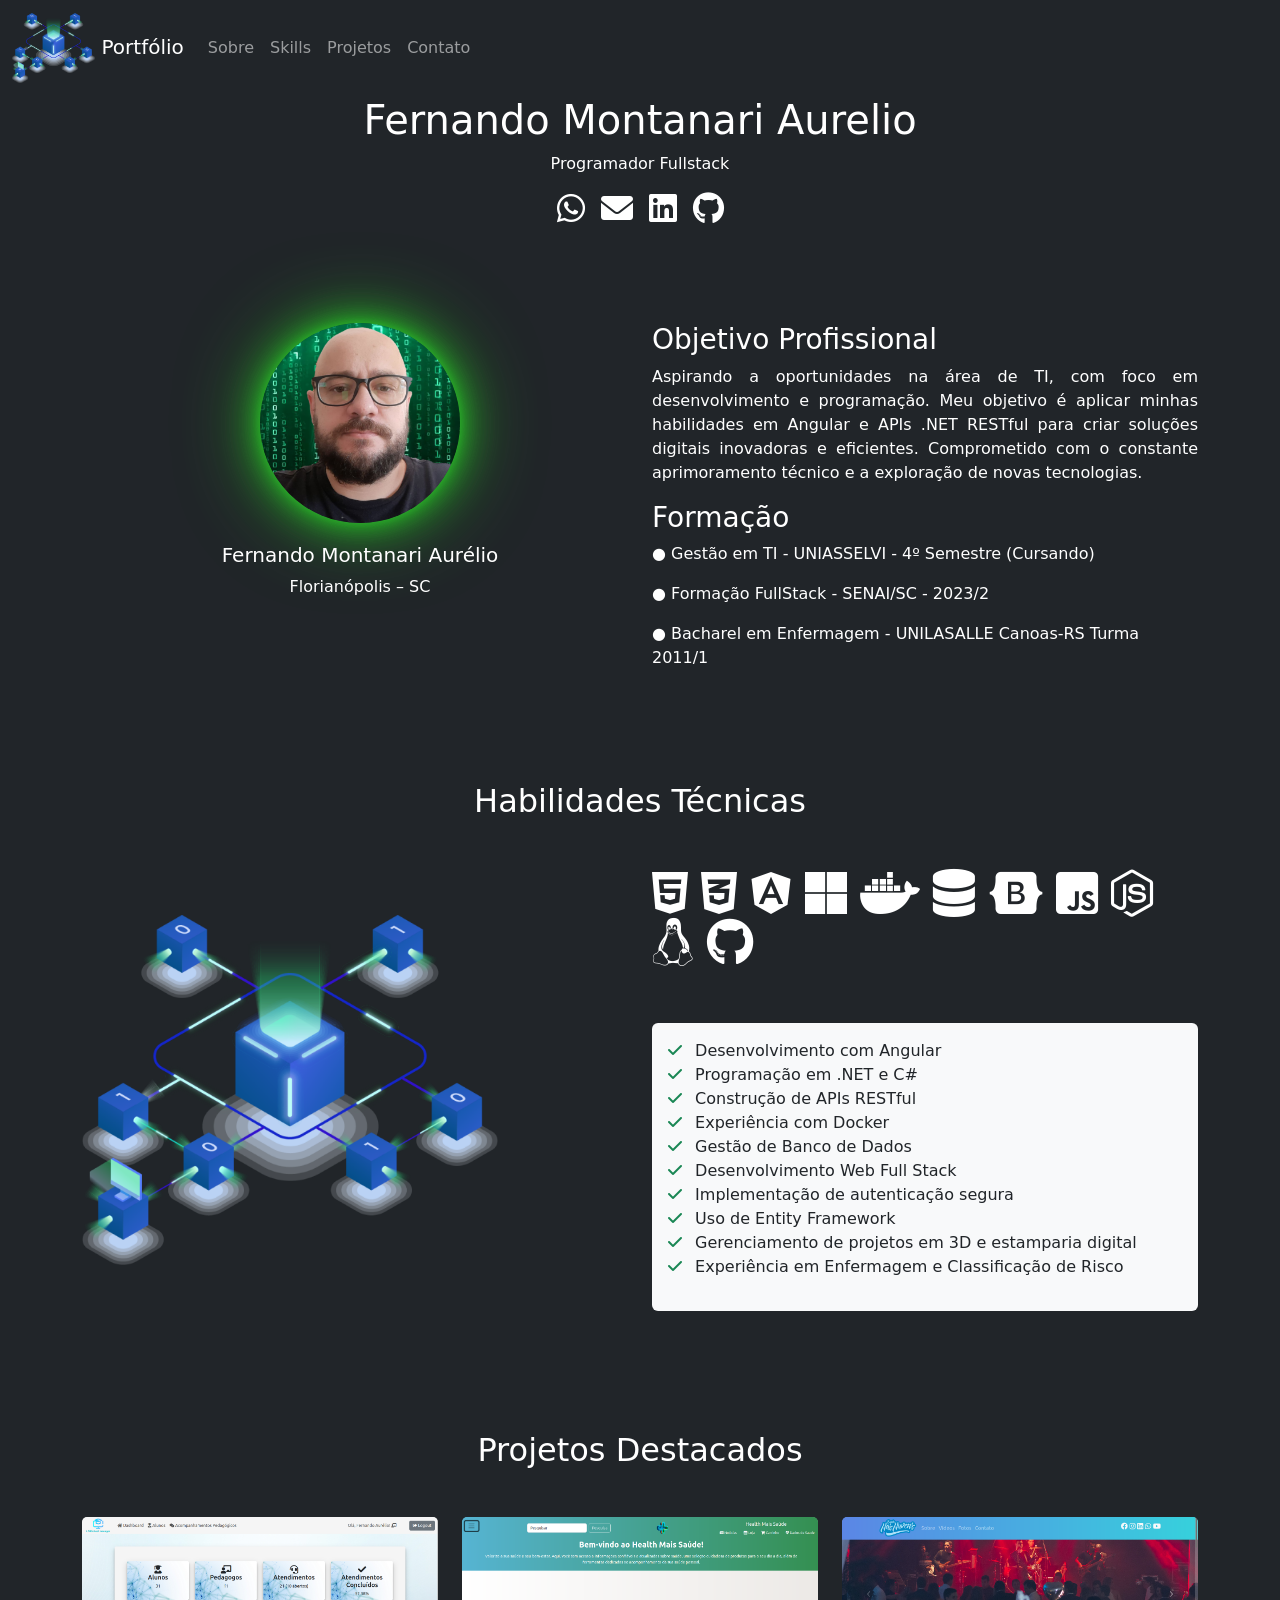
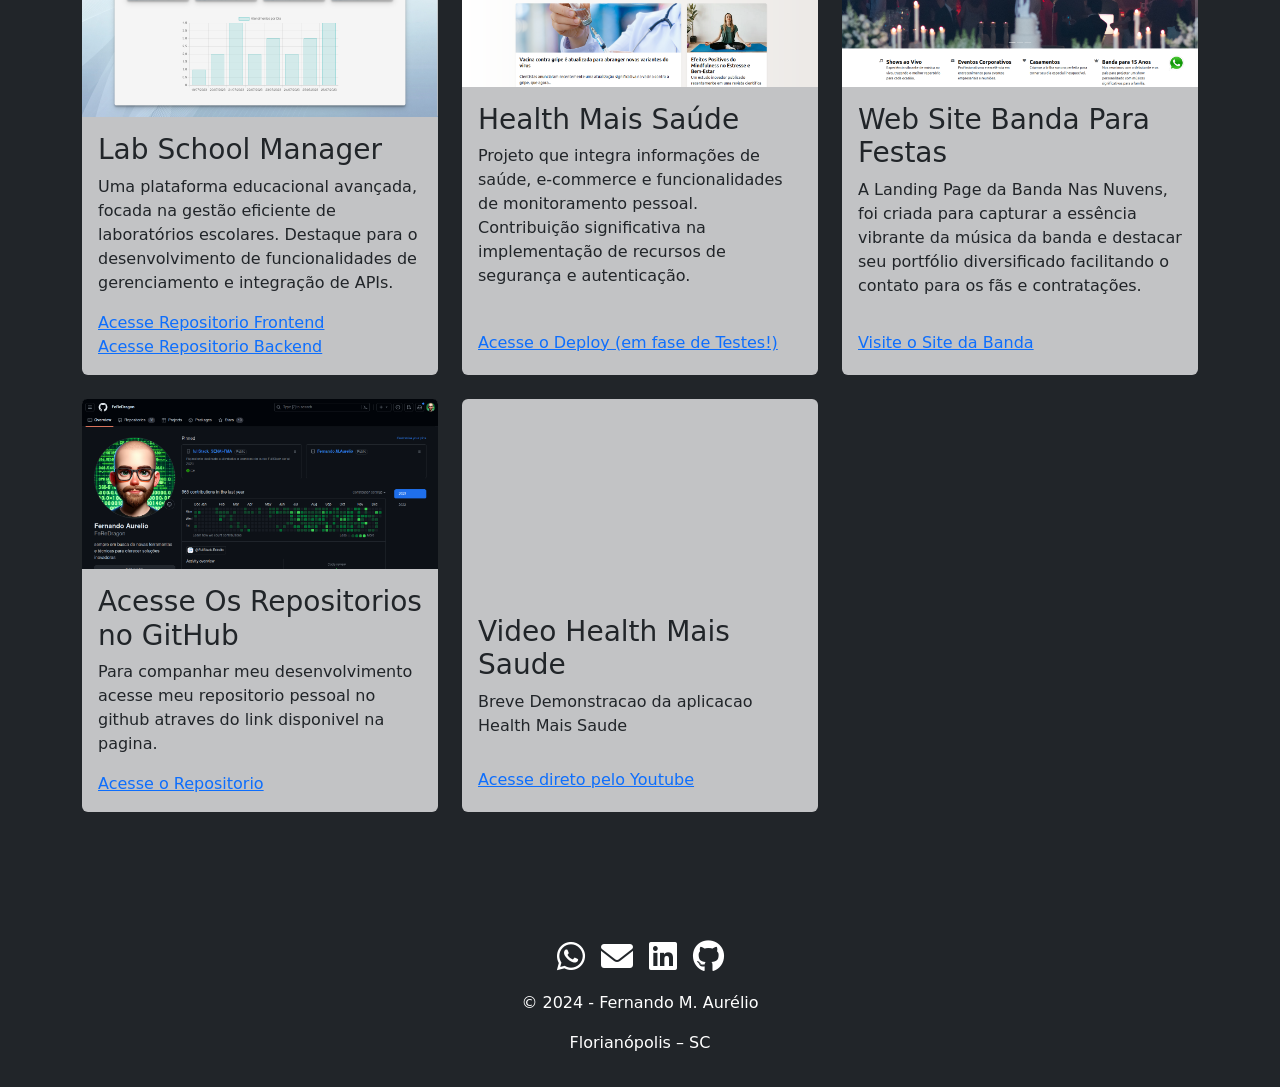
<file: Index.html>
<!DOCTYPE html>
<html lang="pt-br">
<head>
    <meta charset="UTF-8">
    <meta name="viewport" content="width=device-width, initial-scale=1.0">
    <title>Portfólio Fullstack</title>
    <link rel="icon" href="/img//favicon.ico" type="image/x-icon">
    <link href="https://cdnjs.cloudflare.com/ajax/libs/font-awesome/6.0.0-beta3/css/all.min.css" rel="stylesheet">
    <link href="https://cdn.jsdelivr.net/npm/bootstrap@5.3.2/dist/css/bootstrap.min.css" rel="stylesheet" integrity="sha384-T3c6CoIi6uLrA9TneNEoa7RxnatzjcDSCmG1MXxSR1GAsXEV/Dwwykc2MPK8M2HN" crossorigin="anonymous">
    <style>
        body { background-color: #121212; color: white; }
        a { color: #0d6efd; }
        a:hover { color: #0b5ed7; }
        .bg-dark { background-color: #121212; }
        .neon-effect2 {
    box-shadow: 0 0 2px #fff, /* Sombra interna mais próxima, branca */
                0 0 4px #f2f2f2, /* Sombra interna média, cinza muito claro */
                0 0 8px #f2f2f2, /* Sombra média externa, cinza claro */
                0 0 12px #f2f2f2, /* Sombra externa, cinza médio */
                0 0 20px #f2f2f2; /* Sombra externa mais distante, cinza escuro */
    border-radius: 5px; /* Arredondamento das bordas */
}

.neon-effect {
    box-shadow: 0 0 5px #29a329, /* Innermost shadow */
                0 0 10px #29a329, /* Inner middle shadow */
                0 0 20px #29a329, /* Outer middle shadow */
                0 0 40px #29a329, /* Outer shadow */
                0 0 80px #29a329; /* Outermost shadow */
    border-radius: 50%; /* Mantém o efeito circular para uma imagem redonda */
}


        
    </style>
</head>
<main class="bg-dark text-white">
    <nav class="navbar navbar-expand-lg navbar-dark bg-dark">
        <div class="container-fluid">
            <!-- Substitua 'path-to-logo.png' pelo caminho do seu arquivo de logotipo -->
            <a class="navbar-brand" href="#">
                <img src="/img/77-778898_technology-neonblue-blue-neon-glow-design-tech-png.png" alt="Logotipo" style="height: 70px;">
            Portfólio</a>
            <div class="collapse navbar-collapse">
                <ul class="navbar-nav me-auto mb-lg-0">
                    <li class="nav-item"><a class="nav-link" href="#about">Sobre</a></li>
                    <li class="nav-item"><a class="nav-link" href="#skills">Skills</a></li>
                    <li class="nav-item"><a class="nav-link" href="#projects">Projetos</a></li>
                    <li class="nav-item"><a class="nav-link" href="#contact">Contato</a></li>
                </ul>
            </div>
        </div>
    </nav>
    <header class="text-center">
        <h1>Fernando Montanari Aurelio</h1>
        <p>Programador Fullstack</p>
        <div class="d-flex justify-content-center mt-2">
            <a href="https://wa.me/5548991715395" target="_blank" class="text-white mx-2 text-decoration-none">
                <i class="fab fa-whatsapp fa-2x"></i>
            </a>
            <a href="mailto:f3030ma@gmail.com" target="_blank" class="text-white mx-2 text-decoration-none">
                <i class="fas fa-envelope fa-2x"></i>
            </a>
            <a href="https://www.linkedin.com/in/fernando-montanari-aurélio-a12235254" target="_blank" class="text-white mx-2 text-decoration-none">
                <i class="fab fa-linkedin fa-2x"></i>
            </a>
            <a href="https://github.com/FeReDragon" target="_blank" class="text-white mx-2 text-decoration-none">
                <i class="fab fa-github fa-2x"></i>
            </a>
        </div>
    </header>
     <br><br><br>
    <section id="about" class="p-4 bg-dark ">
        <div class="container">
            <div class="row">
                <div class="col-lg-6">
                    <div style="text-align: center; padding-left: 10px;">
                        <img src="/img/fotoperfil.png" class="img-fluid rounded-circle neon-effect" style="max-width: 200px; max-height: 200px; width: 100%; height: auto; object-fit: cover; margin-bottom: 20px;" alt="Fernando Montanari Aurélio">
                        <h5>Fernando Montanari Aurélio</h5>
                        <p>Florianópolis – SC</p>
                    </div>
                </div>
                
                <div class="col-lg-6">
                    <h3>Objetivo Profissional</h3>
                    <p style="text-align: justify; hyphens: auto;">
                        Aspirando a oportunidades na área de TI, com foco em desenvolvimento e programação. Meu objetivo é aplicar minhas habilidades em Angular e APIs .NET RESTful para criar soluções digitais inovadoras e eficientes. Comprometido com o constante aprimoramento técnico e a exploração de novas tecnologias.
                    </p>
                    <h3>Formação</h3>
                    <p>● Gestão em TI - UNIASSELVI - 4º Semestre (Cursando)</p>
                    <p>● Formação FullStack - SENAI/SC - 2023/2</p>
                    <p>● Bacharel em Enfermagem - UNILASALLE Canoas-RS Turma 2011/1</p>
                    
                </div>
            </div>
        </div>
    </section>
    <br><br>
    <section id="skills" class="p-4 bg-dark text-white">
        <div class="container">
            <h2 class="text-center mb-5">Habilidades Técnicas</h2>
            <div class="row align-items-center">
                <div class="col-md-6">
                    <img src="/img/77-778898_technology-neonblue-blue-neon-glow-design-tech-png.png" class="img-fluid" alt="Tecnologia Neon Azul" style="height: 350px;">
                </div>
                <div class="col-md-6">
                    <ul class="list-inline">
                        <!-- Ícones das habilidades -->
                        <li class="list-inline-item"><i class="fab fa-html5 fa-3x"></i></li>
                        <li class="list-inline-item"><i class="fab fa-css3-alt fa-3x"></i></li>
                        <li class="list-inline-item"><i class="fab fa-angular fa-3x"></i></li>
                        <li class="list-inline-item"><i class="fab fa-microsoft fa-3x"></i></li>
                        <li class="list-inline-item"><i class="fab fa-docker fa-3x"></i></li>
                        <li class="list-inline-item"><i class="fas fa-database fa-3x"></i></li>
                        <li class="list-inline-item"><i class="fab fa-bootstrap fa-3x"></i></li>
                        <li class="list-inline-item"><i class="fab fa-js-square fa-3x"></i></li>
                        <li class="list-inline-item"><i class="fab fa-node-js fa-3x"></i></li>
                        <li class="list-inline-item"><i class="fab fa-linux fa-3x"></i></li>
                        <li class="list-inline-item"><i class="fab fa-github fa-3x"></i></li>
                        <!-- Adicione ícones adicionais conforme necessário -->
                    </ul>
                    <br>
                    <div class="card bg-light mt-3" style="border: none;">
                        <div class="card-body">
                            <ul class="list-unstyled">
                                <li><i class="fas fa-check me-2 text-success"></i> Desenvolvimento com Angular</li>
                                <li><i class="fas fa-check me-2 text-success"></i> Programação em .NET e C#</li>
                                <li><i class="fas fa-check me-2 text-success"></i> Construção de APIs RESTful</li>
                                <li><i class="fas fa-check me-2 text-success"></i> Experiência com Docker</li>
                                <li><i class="fas fa-check me-2 text-success"></i> Gestão de Banco de Dados</li>
                                <li><i class="fas fa-check me-2 text-success"></i> Desenvolvimento Web Full Stack</li>
                                <li><i class="fas fa-check me-2 text-success"></i> Implementação de autenticação segura</li>
                                <li><i class="fas fa-check me-2 text-success"></i> Uso de Entity Framework</li>
                                <li><i class="fas fa-check me-2 text-success"></i> Gerenciamento de projetos em 3D e estamparia digital</li>
                                <li><i class="fas fa-check me-2 text-success"></i> Experiência em Enfermagem e Classificação de Risco</li>                                
                            </ul>
                        </div>
                    </div>
                    
                </div>
            </div>
        </div>
    </section>
    <br><br><br>
    <section id="projects" class="py-4 bg-dark ">
        <div class="container">
            <h2 class="text-center mb-5 text-white">Projetos Destacados</h2>
            <div class="row">
                <div class="col-lg-4 col-md-6 mb-4">
                    <div class="card bg-light bg-opacity-75 h-100" style="border: none;">
                        <img src="/img/layout-3.png" class="card-img-top" alt="Lab School Manager" style="max-height: 200px;">
                        <div class="card-body">
                            <h3 class="card-title">Lab School Manager</h3>
                            <p class="card-text">Uma plataforma educacional avançada, focada na gestão eficiente de laboratórios escolares. Destaque para o desenvolvimento de funcionalidades de gerenciamento e integração de APIs.</p>
                            <div>
                                <a href="https://github.com/FeReDragon/App-LabSchool-Manager" target="_blank">Acesse Repositorio Frontend</a>
                            </div>
                            <div>
                                <a href="https://github.com/FeReDragon/LabSchool-Manager-API" target="_blank">Acesse Repositorio Backend</a>
                            </div>
                        </div>
                    </div>
                </div> 
                <div class="col-lg-4 col-md-6 mb-4">
                    <div class="card bg-light bg-opacity-75 h-100" style="border: none; position: relative;">
                        <img src="/img/hms-portifolio.png" class="card-img-top" alt="Health Mais Saúde" style="max-height: 200px;">
                        <div class="card-body d-flex flex-column">
                            <h3 class="card-title">Health Mais Saúde</h3>
                            <p class="card-text">Projeto que integra informações de saúde, e-commerce e funcionalidades de monitoramento pessoal. Contribuição significativa na implementação de recursos de segurança e autenticação.</p>
                            <a href="https://hms-deploy-ang.azurewebsites.net" class="mt-auto" style="position: absolute; bottom: 20px;" target="_blank">Acesse o Deploy (em fase de Testes!)</a>
                        </div>
                    </div>
                </div>
                <div class="col-lg-4 col-md-6 mb-4">
                    <div class="card bg-light bg-opacity-75 h-100" style="border: none;">
                        <img src="/img/BandaPAraFestas.png" class="card-img-top" alt="Health Mais Saúde" style="max-height: 200px;">
                        <div class="card-body">
                            <h3 class="card-title">Web Site Banda Para Festas</h3>
                            <p class="card-text">A Landing Page da Banda Nas Nuvens, foi criada para capturar a essência vibrante da música da banda e destacar seu portfólio diversificado facilitando o contato para os fãs e contratações. </p>
                            <!-- Link clicável -->
                            <a href="https://www.bandaparafestas.com.br" class="mt-auto" style="position: absolute; bottom: 20px;"  target="_blank">Visite o Site da Banda</a>
                        </div>
                    </div>
                    
                </div>
                <div class="col-lg-4 col-md-6 mb-4">
                    <div class="card bg-light bg-opacity-75 h-100" style="border: none;">
                        <img src="/img/perfil-git.png" class="card-img-top" alt="Nome do Terceiro Projeto" style="max-height: 200px;">
                        <div class="card-body">
                            <h3 class="card-title">Acesse Os Repositorios no GitHub</h3>
                            <p class="card-text">Para companhar meu desenvolvimento acesse meu repositorio pessoal no github atraves do link disponivel na pagina.</p>
                            <a href="https://github.com/FeReDragon"  target="_blank">Acesse o Repositorio </a>
                        </div>
                    </div>
                </div>
                <div class="col-lg-4 col-md-6 mb-4">
                    <div class="card bg-light bg-opacity-75 h-100" style="border: none;">
                        <!-- Substitua 'videoID' pelo ID do vídeo do YouTube -->
                        <iframe width="100%" height="200" src="https://www.youtube.com/embed/k7Q7dnKbrD4?si=z_sUvu7kcqY_l9Gf" frameborder="0" allowfullscreen></iframe>
                        <div class="card-body">
                            <h3 class="card-title">Video Health Mais Saude</h3>
                            <p class="card-text">Breve Demonstracao da aplicacao Health Mais Saude</p>
                            <a href="https://www.youtube.com/watch?v=k7Q7dnKbrD4" class="mt-auto" style="position: absolute; bottom: 20px;"  target="_blank">Acesse direto pelo Youtube</a>
                        </div>
                    </div>
                </div>
            </div>
        </div>
    </section>    

    <br><br><br>
    
    <footer id="contact" class="bg-dark text-white">
        <div class="d-flex justify-content-center mt-2">
            <a href="https://wa.me/5548991715395" target="_blank" class="text-white mx-2 text-decoration-none">
                <i class="fab fa-whatsapp fa-2x"></i>
            </a>
            <a href="mailto:f3030ma@gmail.com" target="_blank" class="text-white mx-2 text-decoration-none">
                <i class="fas fa-envelope fa-2x"></i>
            </a>
            <a href="https://www.linkedin.com/in/fernando-montanari-aurélio-a12235254" target="_blank" class="text-white mx-2 text-decoration-none">
                <i class="fab fa-linkedin fa-2x"></i>
            </a>
            <a href="https://github.com/FeReDragon" target="_blank" class="text-white mx-2 text-decoration-none">
                <i class="fab fa-github fa-2x"></i>
            </a>
        </div>
        <div class="text-center py-3">
            <p>&copy; 2024 - Fernando M. Aurélio</p>
            <p>Florianópolis – SC</p>
        </div>
    </footer>
    
</main>
    <script src="https://code.jquery.com/jquery-3.3.1.slim.min.js"></script>
    <script src="https://cdnjs.cloudflare.com/ajax/libs/popper.js/1.14.7/umd/popper.min.js"></script>
    <script src="https://cdn.jsdelivr.net/npm/bootstrap@5.3.2/dist/js/bootstrap.bundle.min.js" integrity="sha384-C6RzsynM9kWDrMNeT87bh95OGNyZPhcTNXj1NW7RuBCsyN/o0jlpcV8Qyq46cDfL" crossorigin="anonymous"></script>
</body>
</html>
</file>
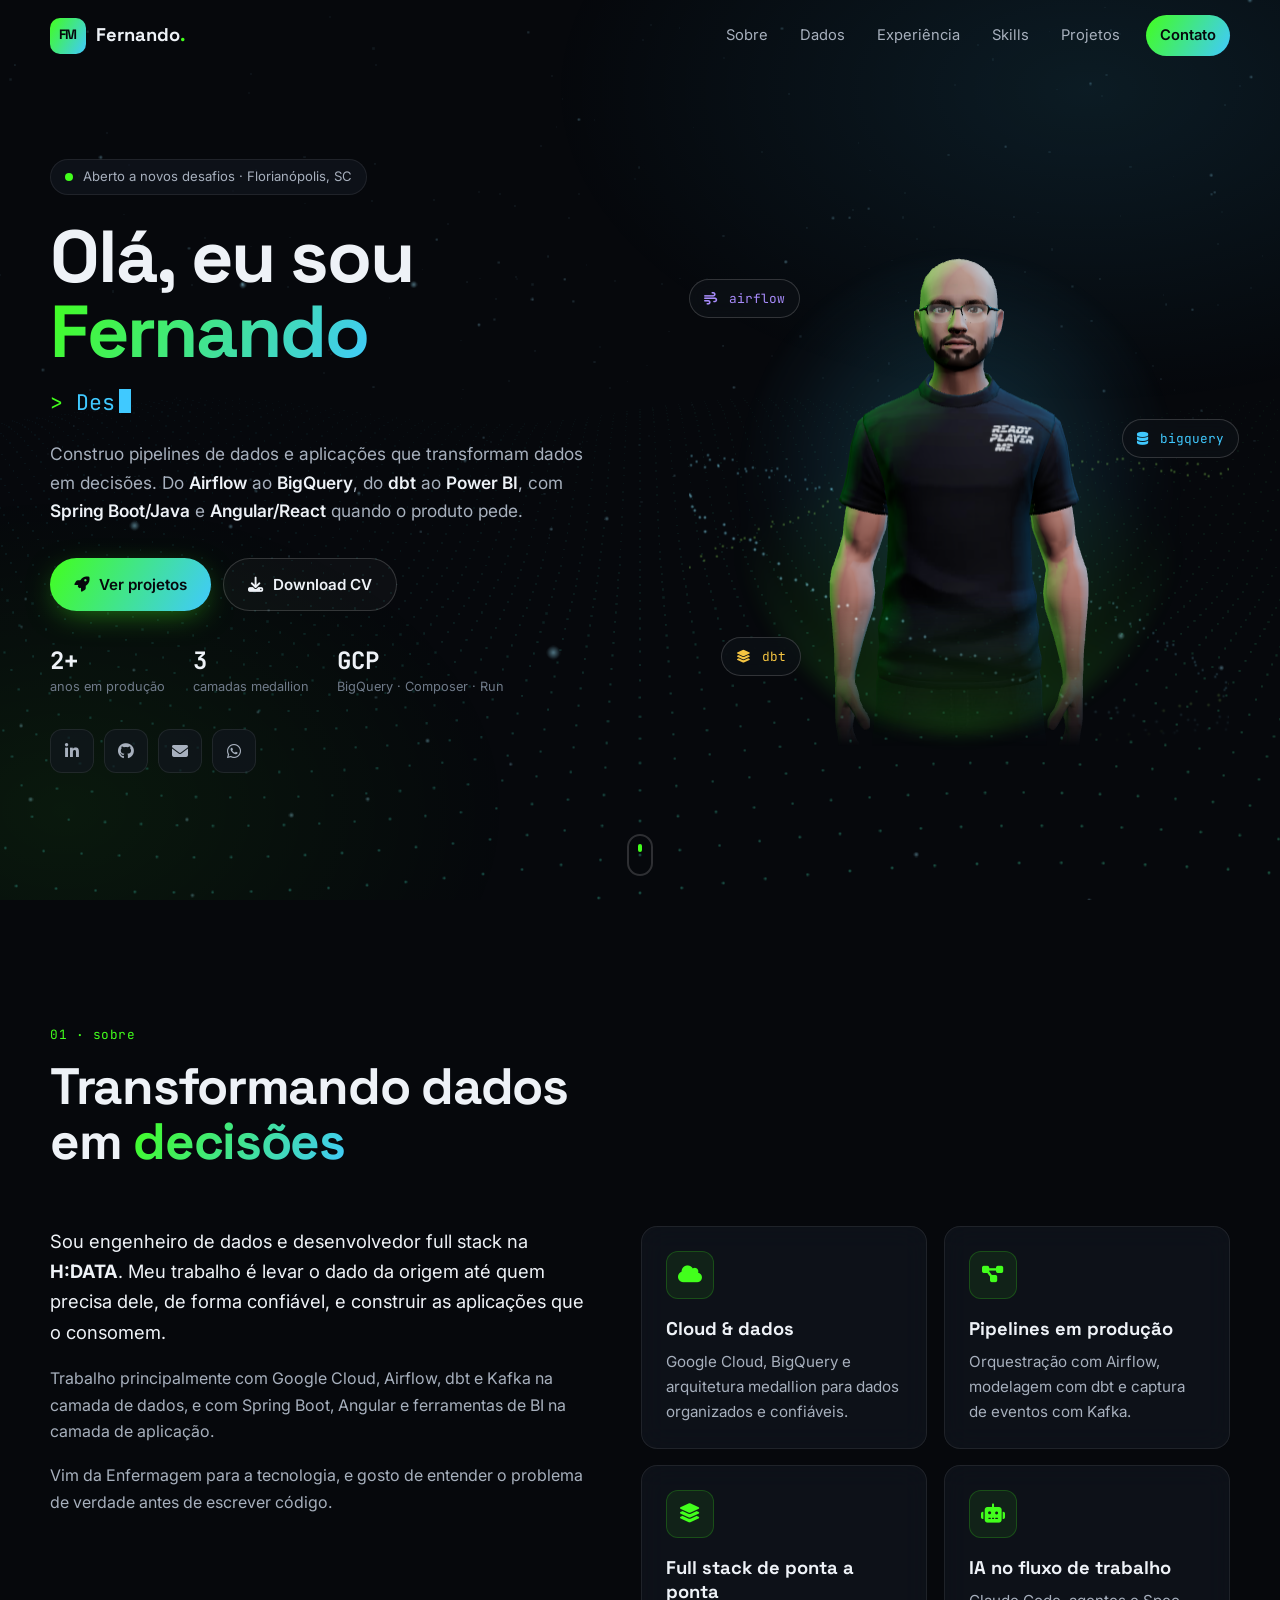
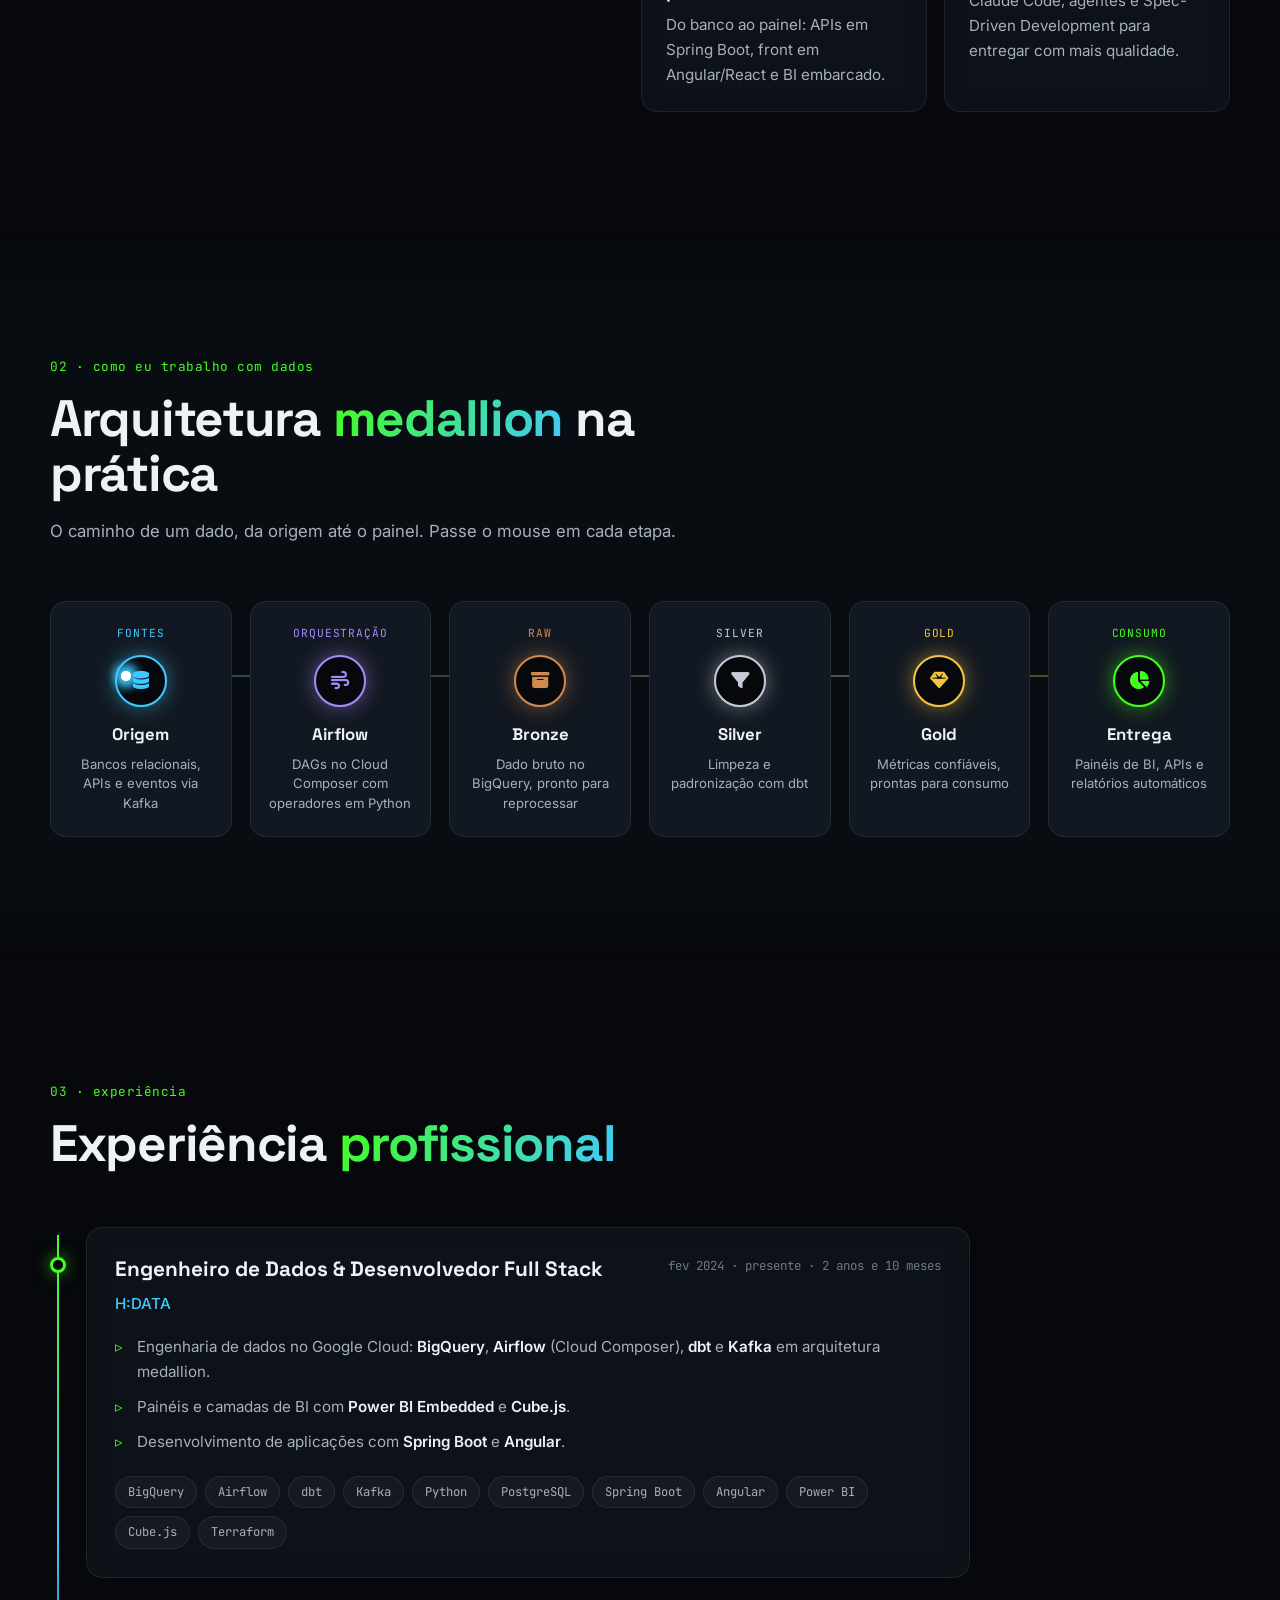
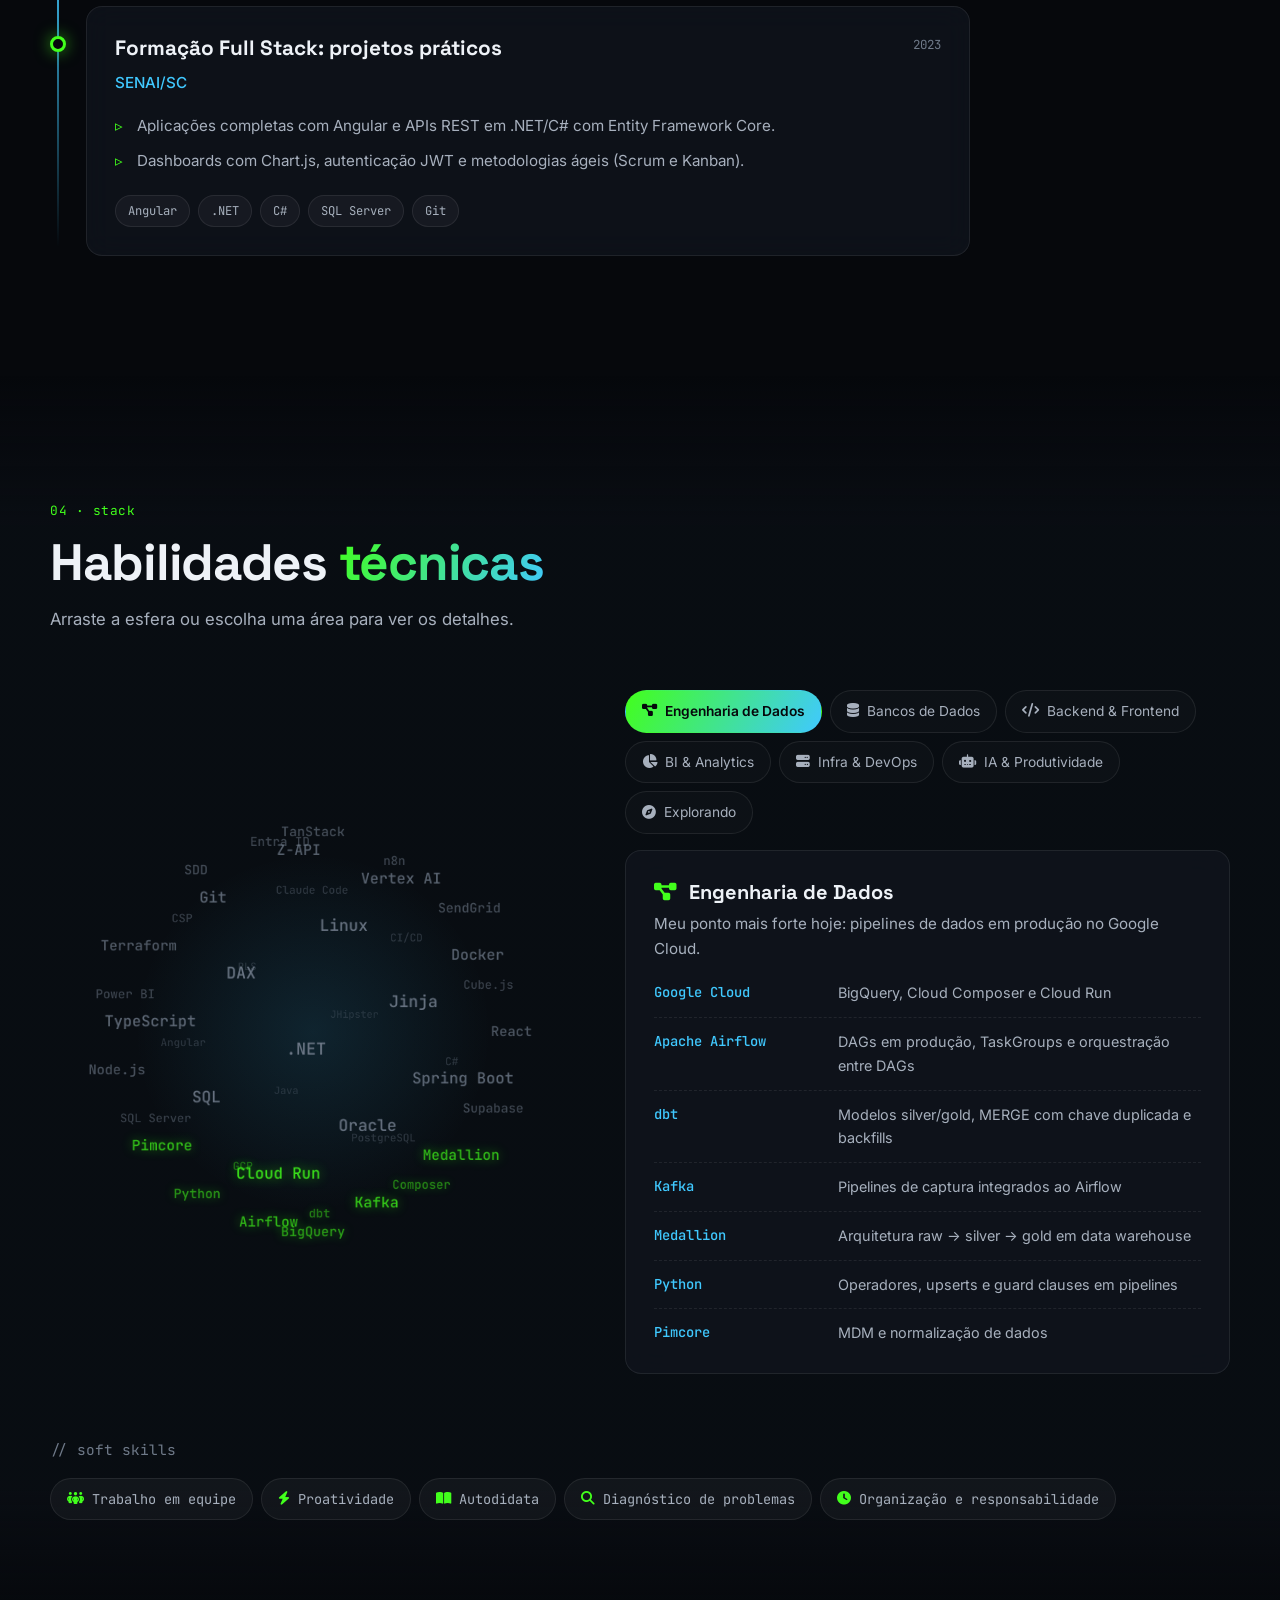
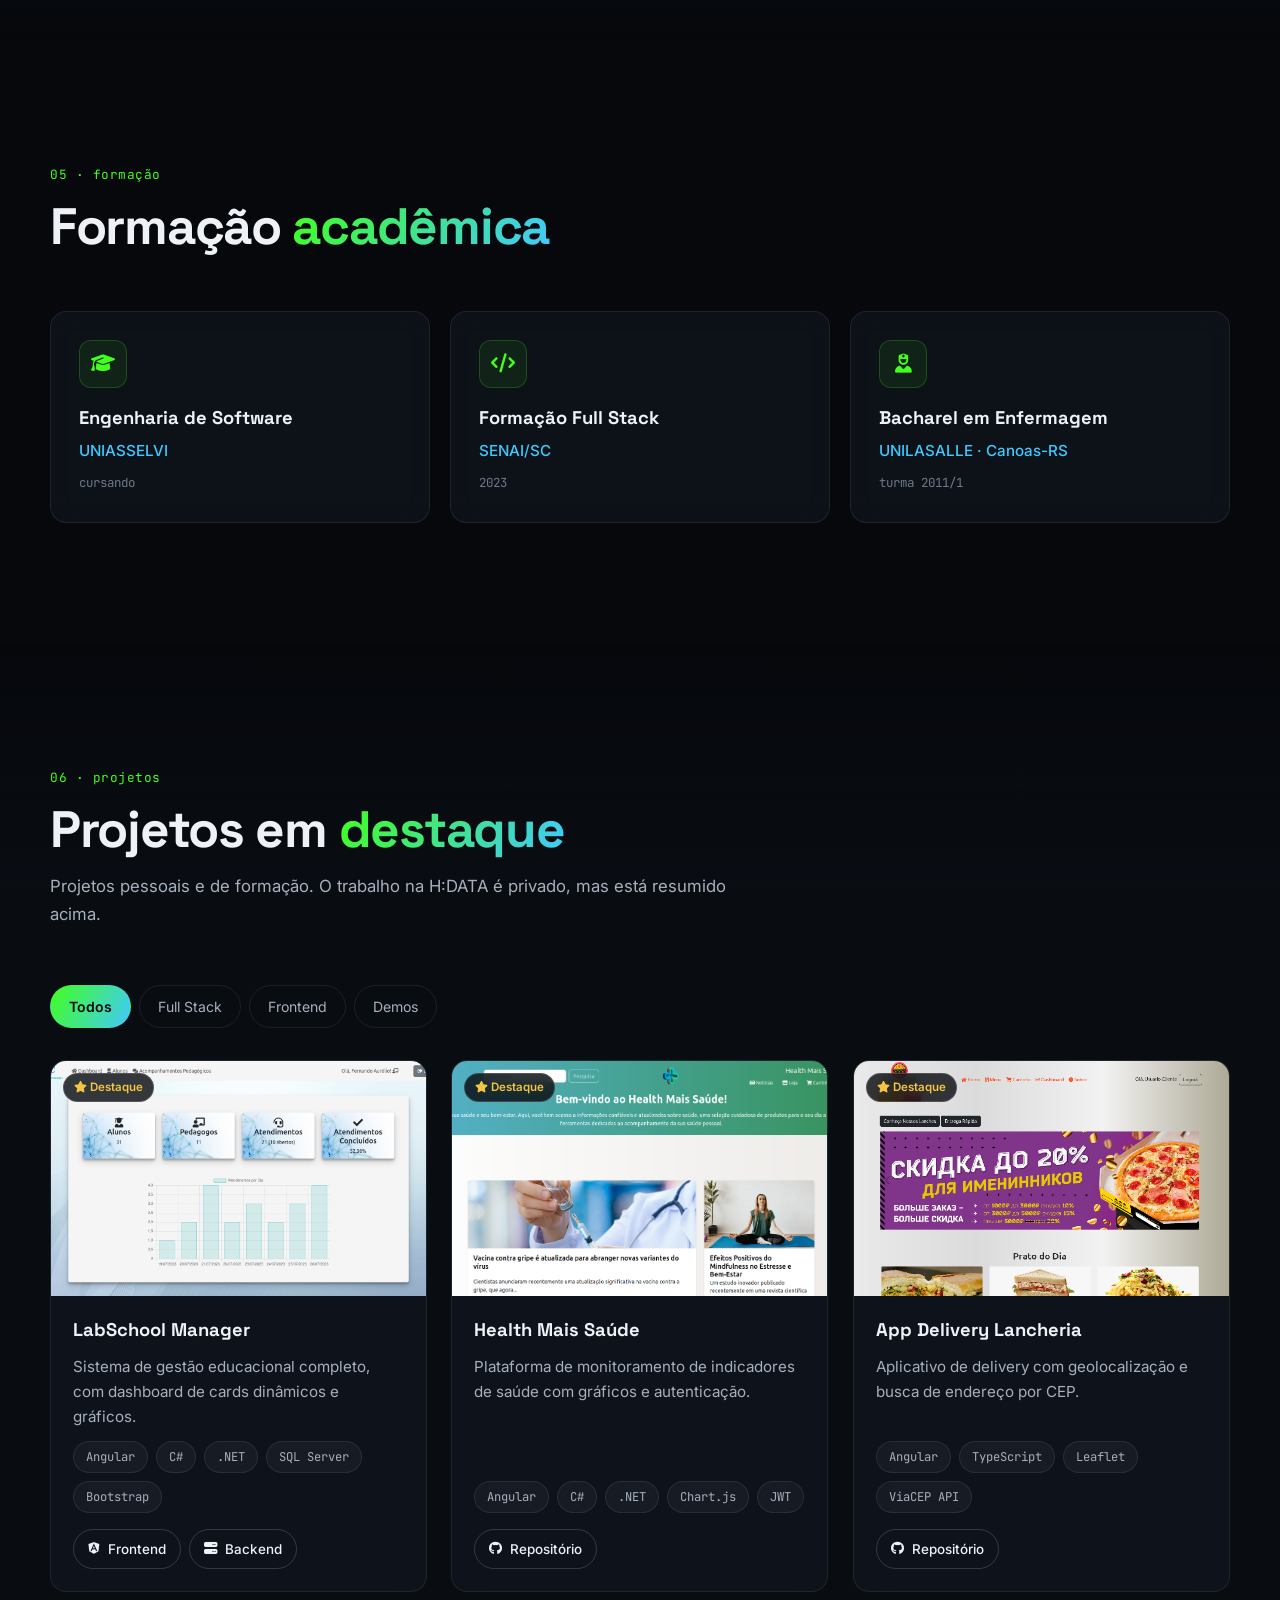
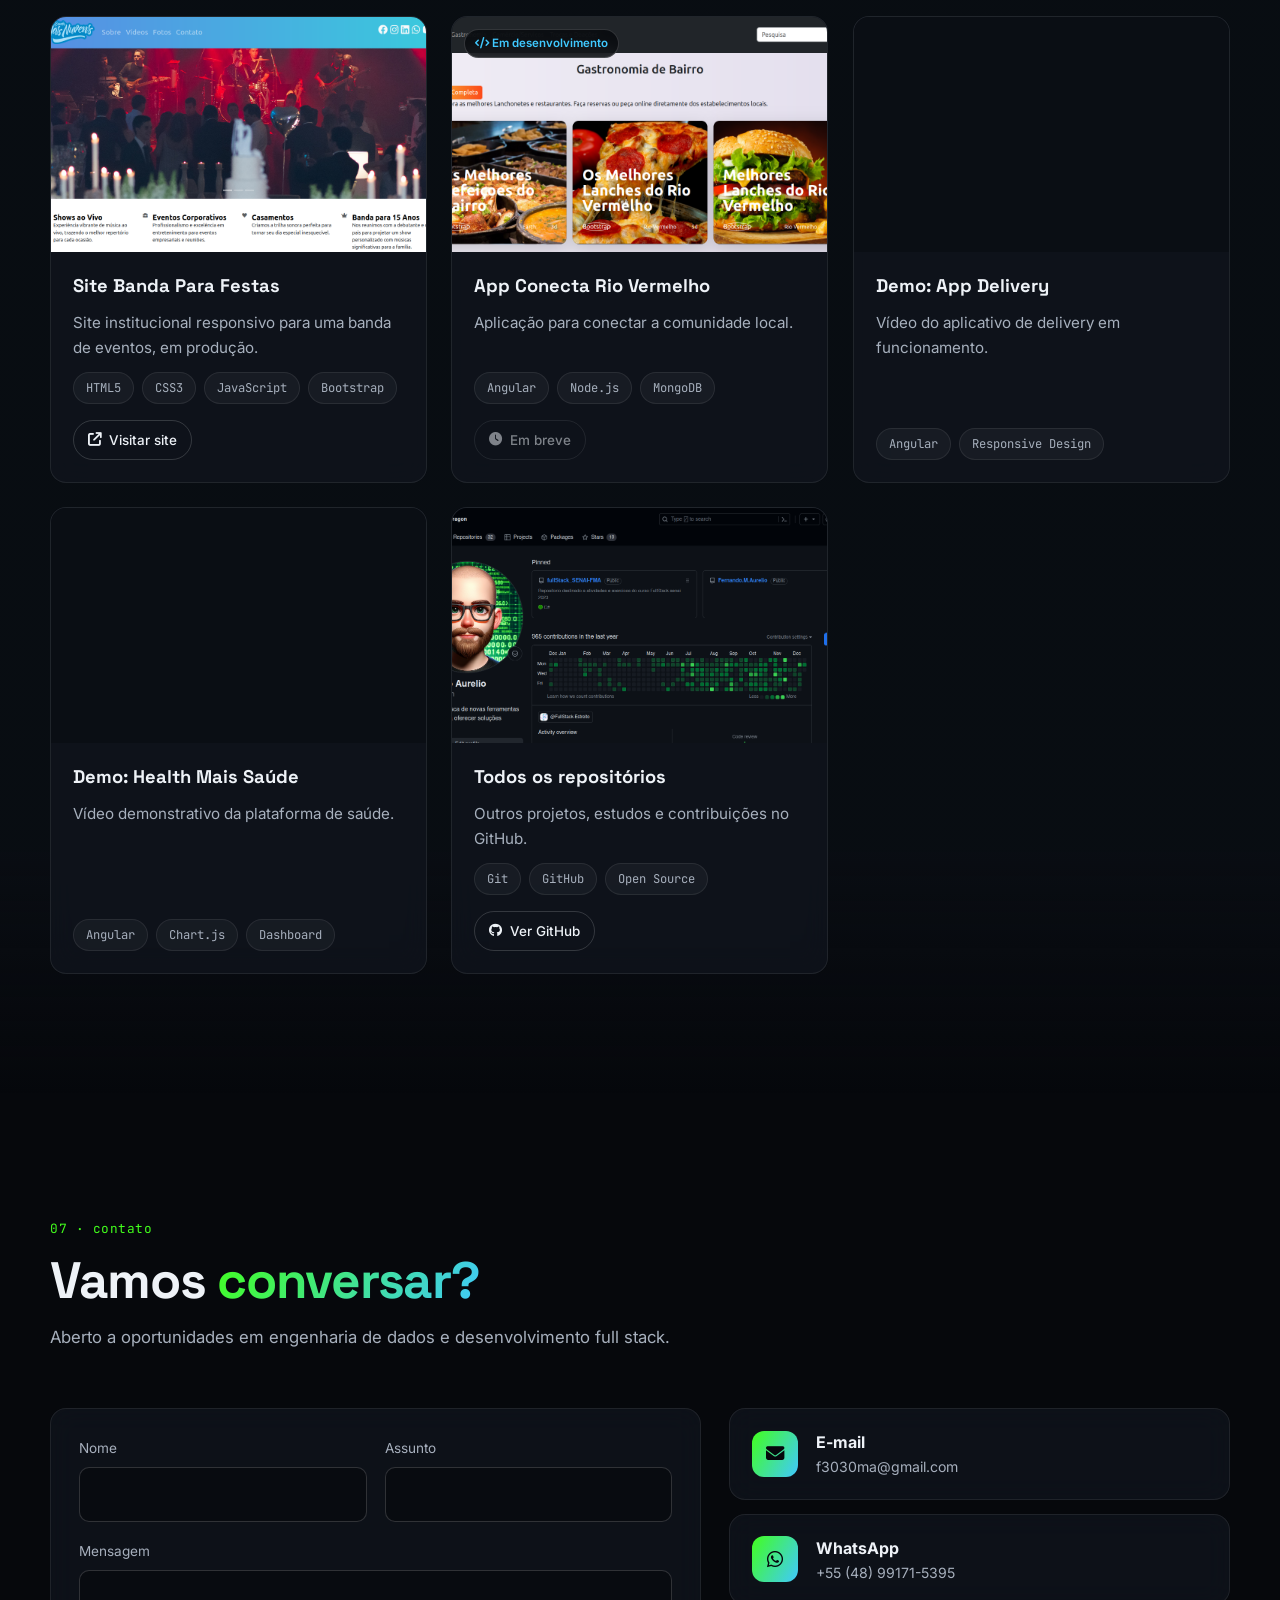
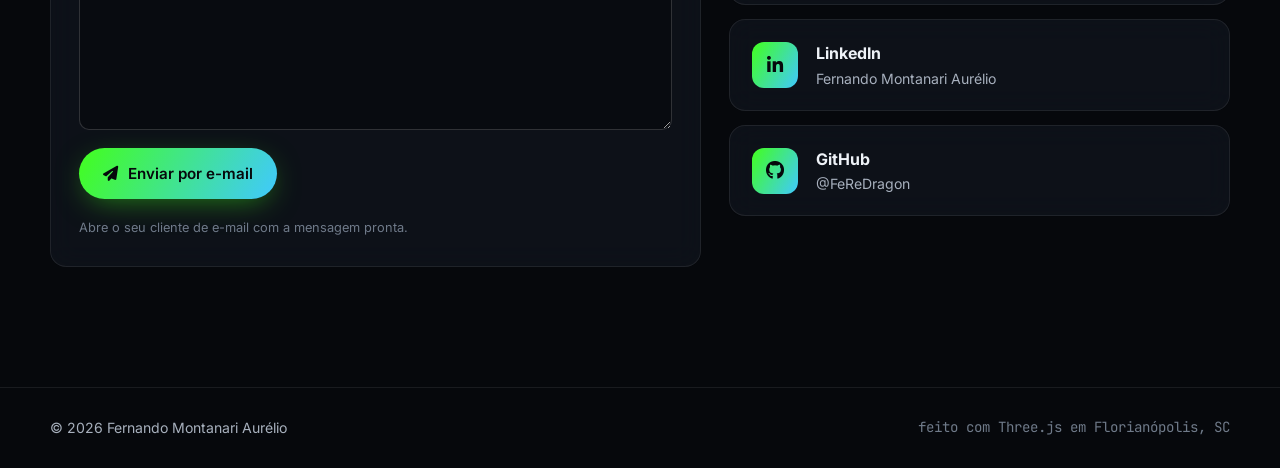
<file: index.html>
<!DOCTYPE html>
<html lang="pt-br">
<head>
    <meta charset="UTF-8">
    <meta name="viewport" content="width=device-width, initial-scale=1.0">
    <meta name="description" content="Fernando Montanari Aurélio - Engenheiro de Dados e Desenvolvedor Full Stack. GCP, BigQuery, Airflow, dbt, Kafka, Spring Boot e Angular.">
    <meta name="keywords" content="engenheiro de dados, data engineer, bigquery, airflow, dbt, kafka, gcp, desenvolvedor fullstack, java, spring boot, angular, postgresql">
    <meta name="author" content="Fernando Montanari Aurélio">
    <meta name="theme-color" content="#06080c">
    <meta property="og:title" content="Fernando Montanari Aurélio | Engenheiro de Dados & Full Stack">
    <meta property="og:description" content="Pipelines de dados e aplicações: do Kafka ao BigQuery, do dbt ao Power BI.">
    <meta property="og:image" content="img/fotoperfil.png">
    <title>Fernando Montanari Aurélio | Engenheiro de Dados & Full Stack</title>
    <link rel="icon" href="img/favicon-new.ico" type="image/x-icon">
    <link rel="preconnect" href="https://fonts.googleapis.com">
    <link rel="preconnect" href="https://fonts.gstatic.com" crossorigin>
    <link href="https://fonts.googleapis.com/css2?family=Inter:wght@400;500;600;700&family=JetBrains+Mono:wght@400;500&family=Space+Grotesk:wght@500;600;700&display=swap" rel="stylesheet">
    <link href="https://cdnjs.cloudflare.com/ajax/libs/font-awesome/6.5.1/css/all.min.css" rel="stylesheet">
    <link rel="stylesheet" href="css/style.css?v=5">
</head>
<body>
    <canvas id="bg-canvas" aria-hidden="true"></canvas>
    <div class="cursor-glow" aria-hidden="true"></div>
    <div class="scroll-progress" aria-hidden="true"></div>

    <header class="nav" id="nav">
        <div class="container nav-inner">
            <a class="brand" href="#home" aria-label="Início">
                <span class="brand-mark">FM</span><span class="brand-name">Fernando<span class="accent">.</span></span>
            </a>
            <nav aria-label="Principal">
                <ul class="nav-links" id="nav-links">
                    <li><a href="#about">Sobre</a></li>
                    <li><a href="#pipeline">Dados</a></li>
                    <li><a href="#experience">Experiência</a></li>
                    <li><a href="#skills">Skills</a></li>
                    <li><a href="#projects">Projetos</a></li>
                    <li><a href="#contact" class="nav-cta">Contato</a></li>
                </ul>
            </nav>
            <button class="nav-toggle" id="nav-toggle" aria-label="Abrir menu" aria-expanded="false" aria-controls="nav-links">
                <span></span><span></span>
            </button>
        </div>
    </header>

    <main>
        <!-- ===== HERO ===== -->
        <section id="home" class="hero">
            <div class="container hero-grid">
                <div class="hero-copy">
                    <p class="eyebrow reveal"><span class="pulse-dot"></span>Aberto a novos desafios · Florianópolis, SC</p>
                    <h1 class="hero-title reveal">
                        Olá, eu sou <span class="gradient-text">Fernando</span>
                    </h1>
                    <p class="hero-role reveal mono">
                        <span class="prompt">&gt;</span> <span id="typed">Engenheiro de Dados</span><span class="caret"></span>
                    </p>
                    <p class="hero-lead reveal">
                        Construo pipelines de dados e aplicações que transformam dados em decisões.
                        Do <strong>Airflow</strong> ao <strong>BigQuery</strong>, do <strong>dbt</strong> ao <strong>Power BI</strong>,
                        com <strong>Spring Boot/Java</strong> e <strong>Angular/React</strong> quando o produto pede.
                    </p>
                    <div class="hero-actions reveal">
                        <a href="#projects" class="btn btn-primary"><i class="fas fa-rocket"></i>Ver projetos</a>
                        <a href="docs/Fernando-FullStack.pdf" class="btn btn-ghost" download="Fernando_Montanari_Aurelio_CV"><i class="fas fa-download"></i>Download CV</a>
                    </div>
                    <ul class="hero-stats reveal">
                        <li><strong class="mono" data-years-since="2024-02-01">2+</strong><span>anos em produção</span></li>
                        <li><strong class="mono">3</strong><span>camadas medallion</span></li>
                        <li><strong class="mono">GCP</strong><span>BigQuery · Composer · Run</span></li>
                    </ul>
                    <div class="socials reveal">
                        <a href="https://linkedin.com/in/fernando-montanari-aurélio-a12235254" target="_blank" rel="noopener" aria-label="LinkedIn"><i class="fab fa-linkedin-in"></i></a>
                        <a href="https://github.com/FeReDragon" target="_blank" rel="noopener" aria-label="GitHub"><i class="fab fa-github"></i></a>
                        <a href="mailto:f3030ma@gmail.com" aria-label="Email"><i class="fas fa-envelope"></i></a>
                        <a href="https://wa.me/5548991715395" target="_blank" rel="noopener" aria-label="WhatsApp"><i class="fab fa-whatsapp"></i></a>
                    </div>
                </div>
                <div class="hero-visual reveal">
                    <div class="avatar-stage" id="avatar-stage">
                        <div class="avatar-ring"></div>
                        <canvas id="avatar-canvas" aria-label="Avatar 3D do Fernando"></canvas>
                        <img src="img/fotoperfil.png" alt="Fernando Montanari Aurélio" class="avatar-fallback" id="avatar-fallback">
                        <div class="avatar-loader" id="avatar-loader"><span></span></div>
                        <div class="float-chip chip-1 mono"><i class="fas fa-wind"></i> airflow</div>
                        <div class="float-chip chip-2 mono"><i class="fas fa-database"></i> bigquery</div>
                        <div class="float-chip chip-3 mono"><i class="fas fa-layer-group"></i> dbt</div>
                    </div>
                </div>
            </div>
            <a href="#about" class="scroll-hint" aria-label="Rolar para baixo"><span></span></a>
        </section>

        <!-- ===== SOBRE ===== -->
        <section id="about" class="section">
            <div class="container">
                <header class="section-head reveal">
                    <span class="section-kicker mono">01 · sobre</span>
                    <h2 class="section-title">Transformando dados<br>em <span class="gradient-text">decisões</span></h2>
                </header>
                <div class="about-grid">
                    <div class="about-text reveal">
                        <p class="lead">
                            Sou engenheiro de dados e desenvolvedor full stack na <strong>H:DATA</strong>. Meu trabalho é
                            levar o dado da origem até quem precisa dele, de forma confiável, e construir as aplicações que o consomem.
                        </p>
                        <p>
                            Trabalho principalmente com Google Cloud, Airflow, dbt e Kafka na camada de dados, e com
                            Spring Boot, Angular e ferramentas de BI na camada de aplicação.
                        </p>
                        <p>
                            Vim da Enfermagem para a tecnologia, e gosto de entender o problema de verdade antes de escrever código.
                        </p>
                    </div>
                    <div class="about-cards">
                        <article class="glass-card tilt reveal">
                            <i class="fas fa-cloud card-icon"></i>
                            <h3>Cloud &amp; dados</h3>
                            <p>Google Cloud, BigQuery e arquitetura medallion para dados organizados e confiáveis.</p>
                        </article>
                        <article class="glass-card tilt reveal">
                            <i class="fas fa-diagram-project card-icon"></i>
                            <h3>Pipelines em produção</h3>
                            <p>Orquestração com Airflow, modelagem com dbt e captura de eventos com Kafka.</p>
                        </article>
                        <article class="glass-card tilt reveal">
                            <i class="fas fa-layer-group card-icon"></i>
                            <h3>Full stack de ponta a ponta</h3>
                            <p>Do banco ao painel: APIs em Spring Boot, front em Angular/React e BI embarcado.</p>
                        </article>
                        <article class="glass-card tilt reveal">
                            <i class="fas fa-robot card-icon"></i>
                            <h3>IA no fluxo de trabalho</h3>
                            <p>Claude Code, agentes e Spec-Driven Development para entregar com mais qualidade.</p>
                        </article>
                    </div>
                </div>
            </div>
        </section>

        <!-- ===== PIPELINE ===== -->
        <section id="pipeline" class="section section-alt">
            <div class="container">
                <header class="section-head reveal">
                    <span class="section-kicker mono">02 · como eu trabalho com dados</span>
                    <h2 class="section-title">Arquitetura <span class="gradient-text">medallion</span> na prática</h2>
                    <p class="section-sub">O caminho de um dado, da origem até o painel. Passe o mouse em cada etapa.</p>
                </header>
                <div class="pipeline reveal" id="pipeline-flow">
                    <div class="stage" style="--c: var(--cyan)">
                        <span class="stage-step mono">fontes</span>
                        <i class="fas fa-database"></i>
                        <h3>Origem</h3>
                        <p>Bancos relacionais, APIs e eventos via Kafka</p>
                    </div>
                    <div class="stage" style="--c: #a78bfa">
                        <span class="stage-step mono">orquestração</span>
                        <i class="fas fa-wind"></i>
                        <h3>Airflow</h3>
                        <p>DAGs no Cloud Composer com operadores em Python</p>
                    </div>
                    <div class="stage" style="--c: var(--bronze)">
                        <span class="stage-step mono">raw</span>
                        <i class="fas fa-box-archive"></i>
                        <h3>Bronze</h3>
                        <p>Dado bruto no BigQuery, pronto para reprocessar</p>
                    </div>
                    <div class="stage" style="--c: var(--silver)">
                        <span class="stage-step mono">silver</span>
                        <i class="fas fa-filter"></i>
                        <h3>Silver</h3>
                        <p>Limpeza e padronização com dbt</p>
                    </div>
                    <div class="stage" style="--c: var(--gold)">
                        <span class="stage-step mono">gold</span>
                        <i class="fas fa-gem"></i>
                        <h3>Gold</h3>
                        <p>Métricas confiáveis, prontas para consumo</p>
                    </div>
                    <div class="stage" style="--c: var(--lime)">
                        <span class="stage-step mono">consumo</span>
                        <i class="fas fa-chart-pie"></i>
                        <h3>Entrega</h3>
                        <p>Painéis de BI, APIs e relatórios automáticos</p>
                    </div>
                </div>
            </div>
        </section>

        <!-- ===== EXPERIÊNCIA ===== -->
        <section id="experience" class="section">
            <div class="container">
                <header class="section-head reveal">
                    <span class="section-kicker mono">03 · experiência</span>
                    <h2 class="section-title">Experiência <span class="gradient-text">profissional</span></h2>
                </header>
                <div class="timeline">
                    <article class="timeline-item reveal">
                        <div class="timeline-dot"></div>
                        <div class="glass-card">
                            <div class="timeline-head">
                                <div>
                                    <h3>Engenheiro de Dados &amp; Desenvolvedor Full Stack</h3>
                                    <p class="company">H:DATA</p>
                                </div>
                                <span class="date mono">fev 2024 · presente · <span data-duration-since="2024-02-01"></span></span>
                            </div>
                            <ul class="bullets">
                                <li>Engenharia de dados no Google Cloud: <strong>BigQuery</strong>, <strong>Airflow</strong> (Cloud Composer), <strong>dbt</strong> e <strong>Kafka</strong> em arquitetura medallion.</li>
                                <li>Painéis e camadas de BI com <strong>Power BI Embedded</strong> e <strong>Cube.js</strong>.</li>
                                <li>Desenvolvimento de aplicações com <strong>Spring Boot</strong> e <strong>Angular</strong>.</li>
                            </ul>
                            <div class="chips">
                                <span>BigQuery</span><span>Airflow</span><span>dbt</span><span>Kafka</span><span>Python</span><span>PostgreSQL</span><span>Spring Boot</span><span>Angular</span><span>Power BI</span><span>Cube.js</span><span>Terraform</span>
                            </div>
                        </div>
                    </article>
                    <article class="timeline-item reveal">
                        <div class="timeline-dot"></div>
                        <div class="glass-card">
                            <div class="timeline-head">
                                <div>
                                    <h3>Formação Full Stack: projetos práticos</h3>
                                    <p class="company">SENAI/SC</p>
                                </div>
                                <span class="date mono">2023</span>
                            </div>
                            <ul class="bullets">
                                <li>Aplicações completas com Angular e APIs REST em .NET/C# com Entity Framework Core.</li>
                                <li>Dashboards com Chart.js, autenticação JWT e metodologias ágeis (Scrum e Kanban).</li>
                            </ul>
                            <div class="chips"><span>Angular</span><span>.NET</span><span>C#</span><span>SQL Server</span><span>Git</span></div>
                        </div>
                    </article>
                </div>
            </div>
        </section>

        <!-- ===== SKILLS ===== -->
        <section id="skills" class="section section-alt">
            <div class="container">
                <header class="section-head reveal">
                    <span class="section-kicker mono">04 · stack</span>
                    <h2 class="section-title">Habilidades <span class="gradient-text">técnicas</span></h2>
                    <p class="section-sub">Arraste a esfera ou escolha uma área para ver os detalhes.</p>
                </header>
                <div class="skills-grid">
                    <div class="sphere-wrap reveal">
                        <div class="tag-sphere" id="tag-sphere" aria-hidden="true"></div>
                    </div>
                    <div class="skills-panel reveal">
                        <div class="skill-tabs" role="tablist" id="skill-tabs"></div>
                        <div class="skill-body glass-card" id="skill-body" role="tabpanel"></div>
                    </div>
                </div>
                <div class="soft-skills reveal">
                    <h3 class="mono">// soft skills</h3>
                    <div class="chips chips-lg">
                        <span><i class="fas fa-people-group"></i>Trabalho em equipe</span>
                        <span><i class="fas fa-bolt"></i>Proatividade</span>
                        <span><i class="fas fa-book-open"></i>Autodidata</span>
                        <span><i class="fas fa-magnifying-glass"></i>Diagnóstico de problemas</span>
                        <span><i class="fas fa-clock"></i>Organização e responsabilidade</span>
                    </div>
                </div>
            </div>
        </section>

        <!-- ===== FORMAÇÃO ===== -->
        <section id="education" class="section">
            <div class="container">
                <header class="section-head reveal">
                    <span class="section-kicker mono">05 · formação</span>
                    <h2 class="section-title">Formação <span class="gradient-text">acadêmica</span></h2>
                </header>
                <div class="edu-grid">
                    <article class="glass-card tilt reveal">
                        <i class="fas fa-graduation-cap card-icon"></i>
                        <h3>Engenharia de Software</h3>
                        <p class="company">UNIASSELVI</p>
                        <span class="date mono">cursando</span>
                    </article>
                    <article class="glass-card tilt reveal">
                        <i class="fas fa-code card-icon"></i>
                        <h3>Formação Full Stack</h3>
                        <p class="company">SENAI/SC</p>
                        <span class="date mono">2023</span>
                    </article>
                    <article class="glass-card tilt reveal">
                        <i class="fas fa-user-nurse card-icon"></i>
                        <h3>Bacharel em Enfermagem</h3>
                        <p class="company">UNILASALLE · Canoas-RS</p>
                        <span class="date mono">turma 2011/1</span>
                    </article>
                </div>
            </div>
        </section>

        <!-- ===== PROJETOS ===== -->
        <section id="projects" class="section section-alt">
            <div class="container">
                <header class="section-head reveal">
                    <span class="section-kicker mono">06 · projetos</span>
                    <h2 class="section-title">Projetos em <span class="gradient-text">destaque</span></h2>
                    <p class="section-sub">Projetos pessoais e de formação. O trabalho na H:DATA é privado, mas está resumido acima.</p>
                </header>
                <div class="filters reveal" id="project-filters">
                    <button class="filter active" data-filter="all">Todos</button>
                    <button class="filter" data-filter="fullstack">Full Stack</button>
                    <button class="filter" data-filter="frontend">Frontend</button>
                    <button class="filter" data-filter="video">Demos</button>
                </div>
                <div class="projects-grid" id="cards-container"></div>
            </div>
        </section>

        <!-- ===== CONTATO ===== -->
        <section id="contact" class="section">
            <div class="container">
                <header class="section-head reveal">
                    <span class="section-kicker mono">07 · contato</span>
                    <h2 class="section-title">Vamos <span class="gradient-text">conversar?</span></h2>
                    <p class="section-sub">Aberto a oportunidades em engenharia de dados e desenvolvimento full stack.</p>
                </header>
                <div class="contact-grid">
                    <form class="glass-card contact-form reveal" id="contact-form" novalidate>
                        <div class="field-row">
                            <label class="field">
                                <span>Nome</span>
                                <input type="text" name="name" required autocomplete="name">
                            </label>
                            <label class="field">
                                <span>Assunto</span>
                                <input type="text" name="subject" required>
                            </label>
                        </div>
                        <label class="field">
                            <span>Mensagem</span>
                            <textarea name="message" rows="5" required></textarea>
                        </label>
                        <button type="submit" class="btn btn-primary"><i class="fas fa-paper-plane"></i>Enviar por e-mail</button>
                        <p class="form-note">Abre o seu cliente de e-mail com a mensagem pronta.</p>
                    </form>
                    <div class="contact-links reveal">
                        <a href="mailto:f3030ma@gmail.com" class="contact-link glass-card">
                            <i class="fas fa-envelope"></i><div><strong>E-mail</strong><span>f3030ma@gmail.com</span></div>
                        </a>
                        <a href="https://wa.me/5548991715395" target="_blank" rel="noopener" class="contact-link glass-card">
                            <i class="fab fa-whatsapp"></i><div><strong>WhatsApp</strong><span>+55 (48) 99171-5395</span></div>
                        </a>
                        <a href="https://linkedin.com/in/fernando-montanari-aurélio-a12235254" target="_blank" rel="noopener" class="contact-link glass-card">
                            <i class="fab fa-linkedin-in"></i><div><strong>LinkedIn</strong><span>Fernando Montanari Aurélio</span></div>
                        </a>
                        <a href="https://github.com/FeReDragon" target="_blank" rel="noopener" class="contact-link glass-card">
                            <i class="fab fa-github"></i><div><strong>GitHub</strong><span>@FeReDragon</span></div>
                        </a>
                    </div>
                </div>
            </div>
        </section>
    </main>

    <footer class="footer">
        <div class="container footer-inner">
            <p>&copy; <span id="year">2026</span> Fernando Montanari Aurélio</p>
            <p class="mono muted">feito com Three.js em Florianópolis, SC</p>
        </div>
    </footer>

    <script src="js/card-projetos.js?v=5"></script>
    <script src="js/main.js?v=5"></script>
    <script src="js/avatar-data.js?v=5" defer></script>
    <script src="js/scene3d.bundle.js?v=5" defer></script>
</body>
</html>
</file>
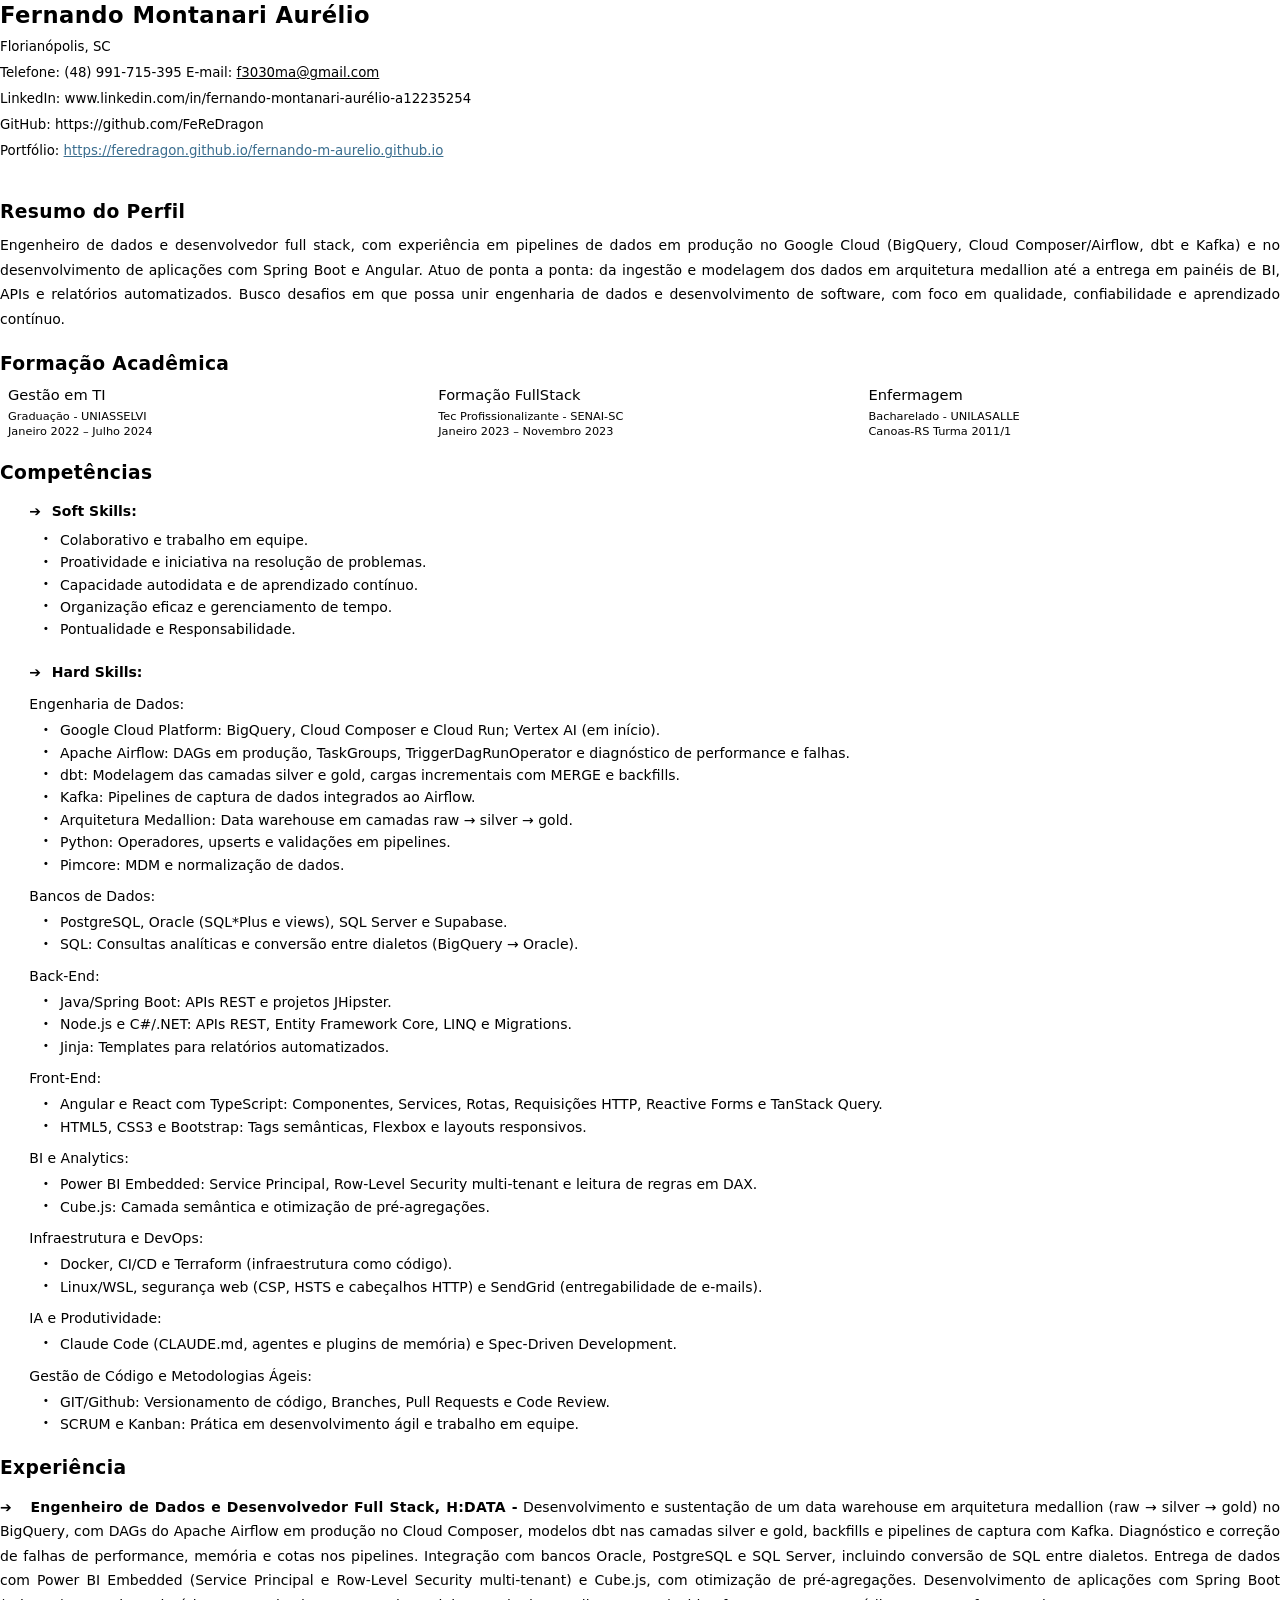
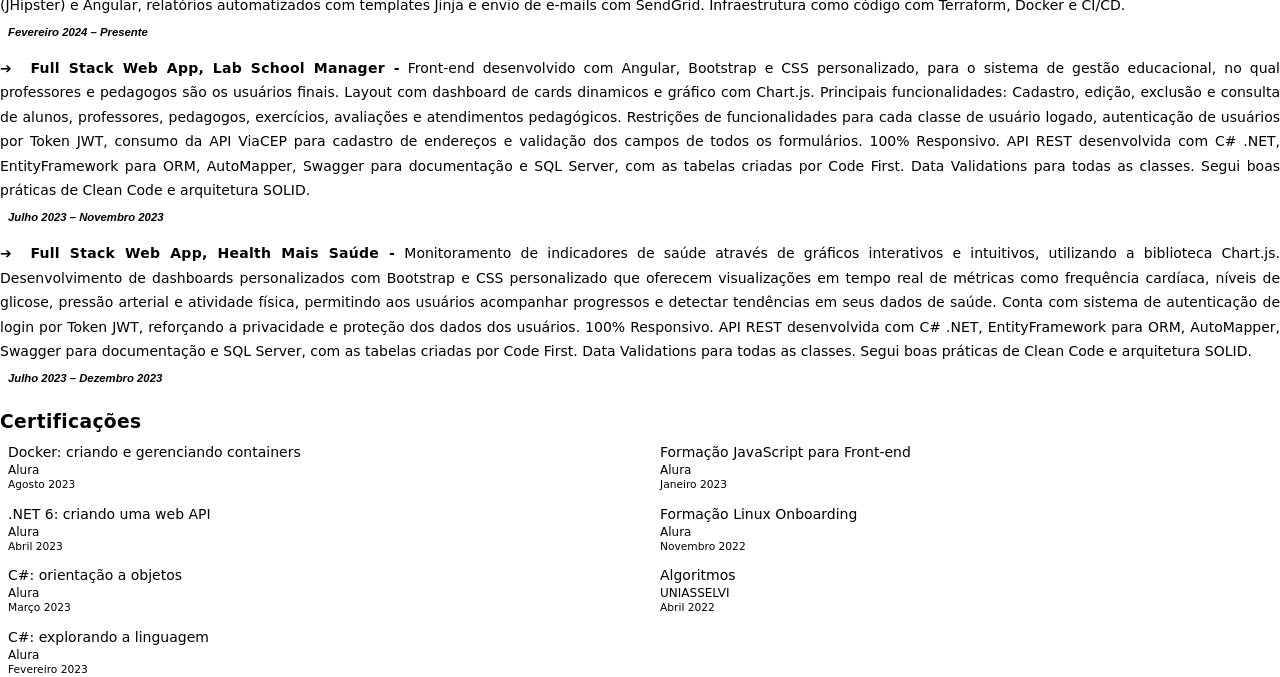
<file: docs/curriculo.html>
<!DOCTYPE html>
<!-- Fonte do docs/Fernando-FullStack.pdf. Para gerar o PDF:
     google-chrome --headless --no-pdf-header-footer --print-to-pdf=docs/Fernando-FullStack.pdf docs/curriculo.html -->
<html lang="pt-br">
<head>
<meta charset="UTF-8">
<title>Fernando Montanari Aurélio - Currículo</title>
<style>
    @page { size: A4; margin: 22mm 18mm 18mm 18mm; }
    * { box-sizing: border-box; margin: 0; padding: 0; }
    body { font-family: 'DejaVu Sans', sans-serif; font-size: 10.5pt; color: #000; line-height: 1.75; }
    a { color: inherit; }
    h1 { font-size: 17pt; font-weight: bold; letter-spacing: 0.02em; line-height: 1.4; margin-bottom: 2pt; }
    h2 { font-size: 14pt; font-weight: bold; letter-spacing: 0.02em; margin: 15pt 0 6pt; line-height: 1.4; break-after: avoid; }
    .contact p { font-size: 10pt; line-height: 1.95; }
    .contact .portfolio { color: #3b6e8f; text-decoration: underline; }
    .contact .mail { text-decoration: underline; }
    .justify { text-align: justify; }

    /* Formação: três colunas */
    .edu { display: grid; grid-template-columns: 1fr 1fr 1fr; gap: 14pt; padding-left: 6pt; line-height: 1.35; }
    .edu .t { font-size: 11pt; margin-bottom: 3pt; }
    .edu .s { font-size: 8.5pt; }

    /* Competências */
    .group { margin: 10pt 0 4pt 22pt; font-weight: bold; break-after: avoid; }
    .group::before { content: '➔'; margin-right: 8pt; }
    .sub { margin: 6pt 0 2pt 22pt; font-size: 10.5pt; break-after: avoid; }
    ul.dots { list-style: none; margin-left: 32pt; line-height: 1.6; }
    ul.dots li { position: relative; padding-left: 13pt; text-align: justify; break-inside: avoid; }
    ul.dots li::before { content: '•'; position: absolute; left: 0; font-size: 8pt; top: 1pt; }

    /* Experiência */
    .job { margin-top: 10pt; }
    .date { break-before: avoid; }
    .job p { text-align: justify; }
    .job .arrow { font-weight: bold; margin-right: 14pt; }
    .job strong { letter-spacing: 0.02em; }
    .date { font-family: 'Liberation Sans', Arial, sans-serif; font-weight: bold; font-style: italic; font-size: 8.5pt; margin: 4pt 0 0 6pt; }

    /* Certificações: duas colunas */
    .certs { columns: 2; column-gap: 24pt; padding-left: 6pt; line-height: 1.35; }
    .cert { break-inside: avoid; margin-bottom: 9pt; }
    .cert .t { font-size: 10.5pt; }
    .cert .o { font-size: 9pt; }
    .cert .d { font-size: 8pt; }
</style>
</head>
<body>
    <header class="contact">
        <h1>Fernando Montanari Aurélio</h1>
        <p>Florianópolis, SC</p>
        <p>Telefone: (48) 991-715-395 E-mail: <a class="mail" href="mailto:f3030ma@gmail.com">f3030ma@gmail.com</a></p>
        <p>LinkedIn: www.linkedin.com/in/fernando-montanari-aurélio-a12235254</p>
        <p>GitHub: https://github.com/FeReDragon</p>
        <p>Portfólio: <a class="portfolio" href="https://feredragon.github.io/fernando-m-aurelio.github.io">https://feredragon.github.io/fernando-m-aurelio.github.io</a></p>
    </header>

    <h2 style="margin-top: 26pt">Resumo do Perfil</h2>
    <p class="justify">
        Engenheiro de dados e desenvolvedor full stack, com experiência em pipelines de dados em produção no Google Cloud
        (BigQuery, Cloud Composer/Airflow, dbt e Kafka) e no desenvolvimento de aplicações com Spring Boot e Angular.
        Atuo de ponta a ponta: da ingestão e modelagem dos dados em arquitetura medallion até a entrega em painéis de BI,
        APIs e relatórios automatizados. Busco desafios em que possa unir engenharia de dados e desenvolvimento de software,
        com foco em qualidade, confiabilidade e aprendizado contínuo.
    </p>

    <h2>Formação Acadêmica</h2>
    <div class="edu">
        <div><p class="t">Gestão em TI</p><p class="s">Graduação - UNIASSELVI<br>Janeiro 2022 – Julho 2024</p></div>
        <div><p class="t">Formação FullStack</p><p class="s">Tec Profissionalizante - SENAI-SC<br>Janeiro 2023 – Novembro 2023</p></div>
        <div><p class="t">Enfermagem</p><p class="s">Bacharelado - UNILASALLE<br>Canoas-RS Turma 2011/1</p></div>
    </div>

    <h2>Competências</h2>
    <p class="group">Soft Skills:</p>
    <ul class="dots">
        <li>Colaborativo e trabalho em equipe.</li>
        <li>Proatividade e iniciativa na resolução de problemas.</li>
        <li>Capacidade autodidata e de aprendizado contínuo.</li>
        <li>Organização eficaz e gerenciamento de tempo.</li>
        <li>Pontualidade e Responsabilidade.</li>
    </ul>

    <p class="group" style="margin-top: 14pt">Hard Skills:</p>
    <p class="sub">Engenharia de Dados:</p>
    <ul class="dots">
        <li>Google Cloud Platform: BigQuery, Cloud Composer e Cloud Run; Vertex AI (em início).</li>
        <li>Apache Airflow: DAGs em produção, TaskGroups, TriggerDagRunOperator e diagnóstico de performance e falhas.</li>
        <li>dbt: Modelagem das camadas silver e gold, cargas incrementais com MERGE e backfills.</li>
        <li>Kafka: Pipelines de captura de dados integrados ao Airflow.</li>
        <li>Arquitetura Medallion: Data warehouse em camadas raw → silver → gold.</li>
        <li>Python: Operadores, upserts e validações em pipelines.</li>
        <li>Pimcore: MDM e normalização de dados.</li>
    </ul>
    <p class="sub">Bancos de Dados:</p>
    <ul class="dots">
        <li>PostgreSQL, Oracle (SQL*Plus e views), SQL Server e Supabase.</li>
        <li>SQL: Consultas analíticas e conversão entre dialetos (BigQuery → Oracle).</li>
    </ul>
    <p class="sub">Back-End:</p>
    <ul class="dots">
        <li>Java/Spring Boot: APIs REST e projetos JHipster.</li>
        <li>Node.js e C#/.NET: APIs REST, Entity Framework Core, LINQ e Migrations.</li>
        <li>Jinja: Templates para relatórios automatizados.</li>
    </ul>
    <p class="sub">Front-End:</p>
    <ul class="dots">
        <li>Angular e React com TypeScript: Componentes, Services, Rotas, Requisições HTTP, Reactive Forms e TanStack Query.</li>
        <li>HTML5, CSS3 e Bootstrap: Tags semânticas, Flexbox e layouts responsivos.</li>
    </ul>
    <p class="sub">BI e Analytics:</p>
    <ul class="dots">
        <li>Power BI Embedded: Service Principal, Row-Level Security multi-tenant e leitura de regras em DAX.</li>
        <li>Cube.js: Camada semântica e otimização de pré-agregações.</li>
    </ul>
    <p class="sub">Infraestrutura e DevOps:</p>
    <ul class="dots">
        <li>Docker, CI/CD e Terraform (infraestrutura como código).</li>
        <li>Linux/WSL, segurança web (CSP, HSTS e cabeçalhos HTTP) e SendGrid (entregabilidade de e-mails).</li>
    </ul>
    <p class="sub">IA e Produtividade:</p>
    <ul class="dots">
        <li>Claude Code (CLAUDE.md, agentes e plugins de memória) e Spec-Driven Development.</li>
    </ul>
    <p class="sub">Gestão de Código e Metodologias Ágeis:</p>
    <ul class="dots">
        <li>GIT/Github: Versionamento de código, Branches, Pull Requests e Code Review.</li>
        <li>SCRUM e Kanban: Prática em desenvolvimento ágil e trabalho em equipe.</li>
    </ul>

    <h2>Experiência</h2>
    <div class="job">
        <p><span class="arrow">➔</span><strong>Engenheiro de Dados e Desenvolvedor Full Stack, H:DATA -</strong>
        Desenvolvimento e sustentação de um data warehouse em arquitetura medallion (raw → silver → gold) no BigQuery,
        com DAGs do Apache Airflow em produção no Cloud Composer, modelos dbt nas camadas silver e gold, backfills e
        pipelines de captura com Kafka. Diagnóstico e correção de falhas de performance, memória e cotas nos pipelines.
        Integração com bancos Oracle, PostgreSQL e SQL Server, incluindo conversão de SQL entre dialetos. Entrega de dados
        com Power BI Embedded (Service Principal e Row-Level Security multi-tenant) e Cube.js, com otimização de
        pré-agregações. Desenvolvimento de aplicações com Spring Boot (JHipster) e Angular, relatórios automatizados com
        templates Jinja e envio de e-mails com SendGrid. Infraestrutura como código com Terraform, Docker e CI/CD.</p>
        <p class="date">Fevereiro 2024 – Presente</p>
    </div>
    <div class="job">
        <p><span class="arrow">➔</span><strong>Full Stack Web App, Lab School Manager -</strong>
        Front-end desenvolvido com Angular, Bootstrap e CSS personalizado, para o sistema de gestão educacional, no qual
        professores e pedagogos são os usuários finais. Layout com dashboard de cards dinamicos e gráfico com Chart.js.
        Principais funcionalidades: Cadastro, edição, exclusão e consulta de alunos, professores, pedagogos, exercícios,
        avaliações e atendimentos pedagógicos. Restrições de funcionalidades para cada classe de usuário logado,
        autenticação de usuários por Token JWT, consumo da API ViaCEP para cadastro de endereços e validação dos campos de
        todos os formulários. 100% Responsivo. API REST desenvolvida com C# .NET, EntityFramework para ORM, AutoMapper,
        Swagger para documentação e SQL Server, com as tabelas criadas por Code First. Data Validations para todas as
        classes. Segui boas práticas de Clean Code e arquitetura SOLID.</p>
        <p class="date">Julho 2023 – Novembro 2023</p>
    </div>
    <div class="job">
        <p><span class="arrow">➔</span><strong>Full Stack Web App, Health Mais Saúde -</strong>
        Monitoramento de indicadores de saúde através de gráficos interativos e intuitivos, utilizando a biblioteca
        Chart.js. Desenvolvimento de dashboards personalizados com Bootstrap e CSS personalizado que oferecem visualizações
        em tempo real de métricas como frequência cardíaca, níveis de glicose, pressão arterial e atividade física,
        permitindo aos usuários acompanhar progressos e detectar tendências em seus dados de saúde. Conta com sistema de
        autenticação de login por Token JWT, reforçando a privacidade e proteção dos dados dos usuários. 100% Responsivo.
        API REST desenvolvida com C# .NET, EntityFramework para ORM, AutoMapper, Swagger para documentação e SQL Server,
        com as tabelas criadas por Code First. Data Validations para todas as classes. Segui boas práticas de Clean Code e
        arquitetura SOLID.</p>
        <p class="date">Julho 2023 – Dezembro 2023</p>
    </div>

    <h2>Certificações</h2>
    <div class="certs">
        <div class="cert"><p class="t">Docker: criando e gerenciando containers</p><p class="o">Alura</p><p class="d">Agosto 2023</p></div>
        <div class="cert"><p class="t">.NET 6: criando uma web API</p><p class="o">Alura</p><p class="d">Abril 2023</p></div>
        <div class="cert"><p class="t">C#: orientação a objetos</p><p class="o">Alura</p><p class="d">Março 2023</p></div>
        <div class="cert"><p class="t">C#: explorando a linguagem</p><p class="o">Alura</p><p class="d">Fevereiro 2023</p></div>
        <div class="cert"><p class="t">Formação JavaScript para Front-end</p><p class="o">Alura</p><p class="d">Janeiro 2023</p></div>
        <div class="cert"><p class="t">Formação Linux Onboarding</p><p class="o">Alura</p><p class="d">Novembro 2022</p></div>
        <div class="cert"><p class="t">Algoritmos</p><p class="o">UNIASSELVI</p><p class="d">Abril 2022</p></div>
    </div>
</body>
</html>
</file>
<file: css/style.css>
/* ===== TOKENS ===== */
:root {
    --bg: #06080c;
    --bg-alt: #0a0e14;
    --surface: rgba(18, 24, 33, 0.62);
    --surface-solid: #121821;
    --border: rgba(255, 255, 255, 0.08);
    --border-strong: rgba(255, 255, 255, 0.16);
    --text: #eef2f7;
    --text-2: #a7b0bd;
    --text-3: #6f7a89;
    --lime: #42ff1c;
    --cyan: #40c9ff;
    --bronze: #d08a4e;
    --silver: #c4ccd8;
    --gold: #f5c542;
    --gradient: linear-gradient(120deg, var(--lime) 0%, var(--cyan) 100%);
    --radius: 16px;
    --radius-sm: 10px;
    --ease: cubic-bezier(0.22, 1, 0.36, 1);
    --font-display: 'Space Grotesk', 'Inter', system-ui, sans-serif;
    --font-body: 'Inter', system-ui, -apple-system, sans-serif;
    --font-mono: 'JetBrains Mono', ui-monospace, monospace;
    --nav-h: 72px;
}

*, *::before, *::after { box-sizing: border-box; margin: 0; padding: 0; }

html { scroll-behavior: smooth; scroll-padding-top: var(--nav-h); }

body {
    font-family: var(--font-body);
    background: var(--bg);
    color: var(--text);
    line-height: 1.65;
    overflow-x: hidden;
    -webkit-font-smoothing: antialiased;
}

img { max-width: 100%; display: block; }
a { color: inherit; text-decoration: none; }
button { font: inherit; color: inherit; background: none; border: 0; cursor: pointer; }
ul { list-style: none; }

::selection { background: rgba(66, 255, 28, 0.3); }

:focus-visible { outline: 2px solid var(--cyan); outline-offset: 3px; border-radius: 4px; }

.container { width: min(1180px, 100% - 32px); margin-inline: auto; }
.mono { font-family: var(--font-mono); }
.muted { color: var(--text-3); }
.accent { color: var(--lime); }

.gradient-text {
    background: var(--gradient);
    -webkit-background-clip: text;
    background-clip: text;
    color: transparent;
}

/* ===== BACKGROUND / CURSOR ===== */
#bg-canvas {
    position: fixed;
    inset: 0;
    width: 100%;
    height: 100%;
    z-index: -2;
    pointer-events: none;
}

body::before {
    content: '';
    position: fixed;
    inset: 0;
    z-index: -1;
    pointer-events: none;
    background:
        radial-gradient(60vw 50vh at 85% 10%, rgba(64, 201, 255, 0.10), transparent 70%),
        radial-gradient(50vw 50vh at 5% 90%, rgba(66, 255, 28, 0.07), transparent 70%);
}

.cursor-glow {
    position: fixed;
    top: 0;
    left: 0;
    width: 420px;
    height: 420px;
    border-radius: 50%;
    pointer-events: none;
    z-index: -1;
    background: radial-gradient(circle, rgba(64, 201, 255, 0.10), transparent 65%);
    transform: translate3d(-50%, -50%, 0);
    opacity: 0;
    transition: opacity 0.4s;
}

.scroll-progress {
    position: fixed;
    top: 0;
    left: 0;
    height: 2px;
    width: 100%;
    background: var(--gradient);
    transform-origin: 0 50%;
    transform: scaleX(0);
    z-index: 200;
}

/* ===== NAV ===== */
.nav {
    position: fixed;
    inset: 0 0 auto 0;
    height: var(--nav-h);
    z-index: 100;
    transition: background 0.3s, border-color 0.3s;
    border-bottom: 1px solid transparent;
}

.nav.scrolled {
    background: rgba(6, 8, 12, 0.72);
    backdrop-filter: blur(16px);
    -webkit-backdrop-filter: blur(16px);
    border-bottom-color: var(--border);
}

.nav-inner { height: 100%; display: flex; align-items: center; justify-content: space-between; }

.brand { display: flex; align-items: center; gap: 10px; font-family: var(--font-display); font-weight: 700; font-size: 1.15rem; }

.brand-mark {
    display: grid;
    place-items: center;
    width: 36px;
    height: 36px;
    border-radius: 10px;
    background: var(--gradient);
    color: #06080c;
    font-size: 0.85rem;
    letter-spacing: -0.02em;
}

.nav-links { display: flex; align-items: center; gap: 4px; }

.nav-links a {
    display: block;
    padding: 8px 14px;
    border-radius: 999px;
    font-size: 0.92rem;
    color: var(--text-2);
    transition: color 0.2s, background 0.2s;
}

.nav-links a:hover, .nav-links a.active { color: var(--text); background: rgba(255, 255, 255, 0.06); }

.nav-links .nav-cta { color: var(--bg); background: var(--gradient); font-weight: 600; margin-left: 8px; }
.nav-links .nav-cta:hover, .nav-links .nav-cta.active { color: var(--bg); background: var(--gradient); filter: brightness(1.1); }

.nav-toggle { display: none; width: 44px; height: 44px; position: relative; }
.nav-toggle span {
    position: absolute;
    left: 11px;
    width: 22px;
    height: 2px;
    background: var(--text);
    transition: transform 0.3s var(--ease), top 0.3s var(--ease);
}
.nav-toggle span:first-child { top: 17px; }
.nav-toggle span:last-child { top: 25px; }
.nav-toggle[aria-expanded="true"] span:first-child { top: 21px; transform: rotate(45deg); }
.nav-toggle[aria-expanded="true"] span:last-child { top: 21px; transform: rotate(-45deg); }

/* ===== BUTTONS ===== */
.btn {
    display: inline-flex;
    align-items: center;
    gap: 10px;
    padding: 13px 24px;
    border-radius: 999px;
    font-weight: 600;
    font-size: 0.95rem;
    transition: transform 0.25s var(--ease), box-shadow 0.25s, background 0.25s, border-color 0.25s;
}

.btn-primary { background: var(--gradient); color: #06080c; box-shadow: 0 8px 30px -8px rgba(66, 255, 28, 0.5); }
.btn-primary:hover { transform: translateY(-2px); box-shadow: 0 14px 40px -8px rgba(64, 201, 255, 0.6); }

.btn-ghost { border: 1px solid var(--border-strong); background: rgba(255, 255, 255, 0.03); }
.btn-ghost:hover { border-color: var(--cyan); transform: translateY(-2px); }

/* ===== HERO ===== */
.hero {
    position: relative;
    min-height: 100svh;
    display: flex;
    align-items: center;
    padding: calc(var(--nav-h) + 24px) 0 64px;
}

.hero-grid {
    display: grid;
    grid-template-columns: 1.1fr 1fr;
    gap: 40px;
    align-items: center;
}

.eyebrow {
    display: inline-flex;
    align-items: center;
    gap: 10px;
    padding: 6px 14px;
    border: 1px solid var(--border);
    border-radius: 999px;
    background: var(--surface);
    font-size: 0.82rem;
    color: var(--text-2);
    margin-bottom: 24px;
}

.pulse-dot {
    width: 8px;
    height: 8px;
    border-radius: 50%;
    background: var(--lime);
    box-shadow: 0 0 0 0 rgba(66, 255, 28, 0.6);
    animation: pulse 2s infinite;
}

@keyframes pulse {
    70% { box-shadow: 0 0 0 10px rgba(66, 255, 28, 0); }
    100% { box-shadow: 0 0 0 0 rgba(66, 255, 28, 0); }
}

.hero-title {
    font-family: var(--font-display);
    font-size: clamp(2.6rem, 6vw, 4.6rem);
    line-height: 1.02;
    letter-spacing: -0.03em;
    font-weight: 700;
    margin-bottom: 16px;
}

.hero-role { font-size: clamp(1.05rem, 2.2vw, 1.35rem); color: var(--cyan); margin-bottom: 20px; min-height: 1.6em; }
.prompt { color: var(--lime); }

.caret {
    display: inline-block;
    width: 0.55em;
    height: 1.1em;
    margin-left: 4px;
    vertical-align: -0.15em;
    background: var(--cyan);
    animation: blink 1s steps(1) infinite;
}

@keyframes blink { 50% { opacity: 0; } }

.hero-lead { font-size: 1.08rem; color: var(--text-2); max-width: 560px; margin-bottom: 32px; }
.hero-lead strong { color: var(--text); font-weight: 600; }

.hero-actions { display: flex; flex-wrap: wrap; gap: 12px; margin-bottom: 36px; }

.hero-stats { display: flex; flex-wrap: wrap; gap: 28px; margin-bottom: 32px; }
.hero-stats li { display: flex; flex-direction: column; }
.hero-stats strong { font-size: 1.5rem; color: var(--text); line-height: 1.2; }
.hero-stats span { font-size: 0.8rem; color: var(--text-3); }

.socials { display: flex; gap: 10px; }
.socials a {
    display: grid;
    place-items: center;
    width: 44px;
    height: 44px;
    border-radius: 12px;
    border: 1px solid var(--border);
    background: var(--surface);
    color: var(--text-2);
    transition: all 0.25s var(--ease);
}
.socials a:hover { color: var(--bg); background: var(--gradient); border-color: transparent; transform: translateY(-3px); }

.hero-visual { position: relative; }

.avatar-stage {
    position: relative;
    aspect-ratio: 1 / 1.08;
    width: 100%;
    max-width: 540px;
    margin-inline: auto;
}

.avatar-ring {
    position: absolute;
    inset: 12% 8% 4%;
    border-radius: 50%;
    background:
        radial-gradient(circle at 50% 45%, rgba(64, 201, 255, 0.22), transparent 60%),
        radial-gradient(circle at 50% 100%, rgba(66, 255, 28, 0.18), transparent 55%);
    filter: blur(8px);
}

.avatar-ring::after {
    content: '';
    position: absolute;
    inset: 4%;
    border-radius: 50%;
    border: 1px dashed rgba(64, 201, 255, 0.25);
    animation: spin 40s linear infinite;
}

@keyframes spin { to { transform: rotate(360deg); } }

#avatar-canvas {
    position: absolute;
    inset: 0;
    width: 100%;
    height: 100%;
    cursor: grab;
    touch-action: pan-y;
    -webkit-mask-image: linear-gradient(to bottom, #000 72%, transparent 98%);
    mask-image: linear-gradient(to bottom, #000 72%, transparent 98%);
}
#avatar-canvas:active { cursor: grabbing; }

.avatar-fallback {
    position: absolute;
    left: 50%;
    top: 50%;
    width: 62%;
    border-radius: 50%;
    transform: translate(-50%, -50%);
    border: 2px solid var(--border-strong);
    opacity: 0;
    transition: opacity 0.6s;
}
.avatar-stage.no-webgl .avatar-fallback { opacity: 1; }
.avatar-stage.no-webgl #avatar-canvas { display: none; }

.avatar-loader {
    position: absolute;
    left: 50%;
    top: 50%;
    width: 48px;
    height: 48px;
    transform: translate(-50%, -50%);
    transition: opacity 0.4s;
}
.avatar-loader span {
    display: block;
    width: 100%;
    height: 100%;
    border-radius: 50%;
    border: 2px solid var(--border);
    border-top-color: var(--lime);
    animation: spin 0.9s linear infinite;
}
.avatar-stage.loaded .avatar-loader, .avatar-stage.no-webgl .avatar-loader { opacity: 0; pointer-events: none; }

.float-chip {
    position: absolute;
    padding: 8px 14px;
    border-radius: 999px;
    font-size: 0.8rem;
    background: rgba(12, 16, 22, 0.75);
    border: 1px solid var(--border-strong);
    backdrop-filter: blur(10px);
    -webkit-backdrop-filter: blur(10px);
    animation: bob 6s ease-in-out infinite;
    pointer-events: none;
}
.float-chip i { margin-right: 4px; }
.chip-1 { top: 18%; left: 0; color: #a78bfa; }
.chip-2 { top: 42%; right: -2%; color: var(--cyan); animation-delay: -2s; }
.chip-3 { bottom: 14%; left: 6%; color: var(--gold); animation-delay: -4s; }

@keyframes bob { 50% { transform: translateY(-12px); } }

.scroll-hint {
    position: absolute;
    left: 50%;
    bottom: 24px;
    width: 26px;
    height: 42px;
    margin-left: -13px;
    border: 2px solid var(--border-strong);
    border-radius: 14px;
}
.scroll-hint span {
    position: absolute;
    left: 50%;
    top: 8px;
    width: 4px;
    height: 8px;
    margin-left: -2px;
    border-radius: 2px;
    background: var(--lime);
    animation: scroll-dot 1.8s var(--ease) infinite;
}
@keyframes scroll-dot { 0% { opacity: 0; transform: translateY(0); } 30% { opacity: 1; } 100% { opacity: 0; transform: translateY(14px); } }

/* ===== SECTIONS ===== */
.hero, .section { overflow-x: clip; }
.section { position: relative; padding: 120px 0; }
.section-alt { background: linear-gradient(180deg, transparent, rgba(10, 14, 20, 0.85) 12%, rgba(10, 14, 20, 0.85) 88%, transparent); }

.section-head { max-width: 720px; margin-bottom: 56px; }
.section-kicker { display: inline-block; font-size: 0.8rem; color: var(--lime); letter-spacing: 0.04em; margin-bottom: 14px; }

.section-title {
    font-family: var(--font-display);
    font-size: clamp(2rem, 4.5vw, 3.2rem);
    line-height: 1.08;
    letter-spacing: -0.025em;
    font-weight: 700;
}

.section-sub { margin-top: 16px; color: var(--text-2); font-size: 1.05rem; }

/* ===== CARDS ===== */
.glass-card {
    position: relative;
    background: var(--surface);
    border: 1px solid var(--border);
    border-radius: var(--radius);
    padding: 28px;
    backdrop-filter: blur(14px);
    -webkit-backdrop-filter: blur(14px);
    transition: border-color 0.3s, transform 0.4s var(--ease), box-shadow 0.4s;
}

.glass-card::before {
    content: '';
    position: absolute;
    inset: 0;
    border-radius: inherit;
    pointer-events: none;
    background: radial-gradient(400px circle at var(--mx, 50%) var(--my, 50%), rgba(64, 201, 255, 0.10), transparent 45%);
    opacity: 0;
    transition: opacity 0.3s;
}
.glass-card:hover::before { opacity: 1; }
.glass-card:hover { border-color: var(--border-strong); }

.tilt { transform-style: preserve-3d; will-change: transform; }

.card-icon {
    display: grid;
    place-items: center;
    width: 48px;
    height: 48px;
    border-radius: 12px;
    margin-bottom: 18px;
    font-size: 1.2rem;
    color: var(--lime);
    background: rgba(66, 255, 28, 0.08);
    border: 1px solid rgba(66, 255, 28, 0.2);
}

.glass-card h3 { font-family: var(--font-display); font-size: 1.15rem; margin-bottom: 8px; line-height: 1.3; }
.glass-card p { color: var(--text-2); font-size: 0.95rem; }

.chips { display: flex; flex-wrap: wrap; gap: 8px; }
.chips span {
    display: inline-flex;
    align-items: center;
    gap: 8px;
    padding: 5px 12px;
    border-radius: 999px;
    font-family: var(--font-mono);
    font-size: 0.76rem;
    color: var(--text-2);
    background: rgba(255, 255, 255, 0.04);
    border: 1px solid var(--border);
    transition: color 0.2s, border-color 0.2s;
}
.chips span:hover { color: var(--cyan); border-color: rgba(64, 201, 255, 0.4); }
.chips-lg span { font-size: 0.85rem; padding: 9px 16px; }
.chips-lg i { color: var(--lime); }

/* ===== ABOUT ===== */
.about-grid { display: grid; grid-template-columns: 1fr 1.1fr; gap: 56px; align-items: start; }
.about-text p { color: var(--text-2); margin-bottom: 18px; }
.about-text .lead { font-size: 1.15rem; color: var(--text); }
.about-text strong { color: var(--text); }
.about-cards { display: grid; grid-template-columns: 1fr 1fr; gap: 16px; }
.about-cards .glass-card { padding: 24px; }

/* ===== PIPELINE ===== */
.pipeline {
    position: relative;
    display: grid;
    grid-template-columns: repeat(6, 1fr);
    gap: 18px;
}

.pipeline::before {
    content: '';
    position: absolute;
    top: 74px;
    left: 6%;
    right: 6%;
    height: 2px;
    background: linear-gradient(90deg, var(--cyan), #a78bfa, var(--bronze), var(--silver), var(--gold), var(--lime));
    opacity: 0.35;
}

.pipeline .packet {
    position: absolute;
    top: 70px;
    width: 10px;
    height: 10px;
    border-radius: 50%;
    background: #fff;
    box-shadow: 0 0 12px 3px var(--cyan);
    left: 6%;
    z-index: 2;
    animation: flow 5s linear infinite;
    pointer-events: none;
}

@keyframes flow {
    0% { left: 6%; opacity: 0; box-shadow: 0 0 12px 3px var(--cyan); }
    5% { opacity: 1; }
    50% { box-shadow: 0 0 12px 3px var(--silver); }
    95% { opacity: 1; }
    100% { left: 94%; opacity: 0; box-shadow: 0 0 12px 3px var(--lime); }
}

.stage {
    position: relative;
    z-index: 1;
    padding: 22px 16px;
    border-radius: var(--radius);
    background: var(--surface-solid);
    border: 1px solid var(--border);
    text-align: center;
    transition: transform 0.4s var(--ease), border-color 0.3s, box-shadow 0.4s;
}

.stage:hover { transform: translateY(-8px); border-color: var(--c); box-shadow: 0 20px 40px -20px var(--c); }

.stage-step {
    display: block;
    font-size: 0.7rem;
    text-transform: uppercase;
    letter-spacing: 0.08em;
    color: var(--c);
    margin-bottom: 12px;
}

.stage i {
    display: grid;
    place-items: center;
    width: 52px;
    height: 52px;
    margin: 0 auto 14px;
    border-radius: 50%;
    font-size: 1.15rem;
    color: var(--c);
    background: var(--bg);
    border: 2px solid var(--c);
    box-shadow: 0 0 24px -6px var(--c);
}

.stage h3 { font-family: var(--font-display); font-size: 1.05rem; margin-bottom: 6px; }
.stage p { font-size: 0.82rem; color: var(--text-2); line-height: 1.5; }

/* ===== TIMELINE ===== */
.timeline { position: relative; display: grid; gap: 28px; padding-left: 36px; max-width: 920px; }
.timeline::before {
    content: '';
    position: absolute;
    left: 7px;
    top: 8px;
    bottom: 8px;
    width: 2px;
    background: linear-gradient(var(--lime), var(--cyan), transparent);
}
.timeline-item { position: relative; }
.timeline-dot {
    position: absolute;
    left: -36px;
    top: 30px;
    width: 16px;
    height: 16px;
    border-radius: 50%;
    background: var(--bg);
    border: 3px solid var(--lime);
    box-shadow: 0 0 16px rgba(66, 255, 28, 0.6);
}
.timeline-head { display: flex; justify-content: space-between; gap: 16px; flex-wrap: wrap; margin-bottom: 18px; }
.timeline-head h3 { font-size: 1.3rem; }
.company { color: var(--cyan) !important; font-weight: 500; }
.date { font-size: 0.78rem; color: var(--text-3); white-space: nowrap; }
.bullets { display: grid; gap: 10px; margin-bottom: 22px; }
.bullets li { position: relative; padding-left: 22px; color: var(--text-2); font-size: 0.95rem; }
.bullets li::before { content: '▹'; position: absolute; left: 0; color: var(--lime); }
.bullets strong { color: var(--text); font-weight: 600; }

/* ===== SKILLS ===== */
.skills-grid { display: grid; grid-template-columns: 1fr 1.15fr; gap: 48px; align-items: center; }

.sphere-wrap { position: relative; aspect-ratio: 1; max-width: 500px; width: 100%; margin-inline: auto; }

.tag-sphere {
    position: absolute;
    inset: 0;
    cursor: grab;
    user-select: none;
    touch-action: pan-y;
}
.tag-sphere:active { cursor: grabbing; }

.tag-sphere::before {
    content: '';
    position: absolute;
    inset: 14%;
    border-radius: 50%;
    background: radial-gradient(circle, rgba(64, 201, 255, 0.12), transparent 70%);
}

.tag-sphere .tag {
    position: absolute;
    left: 50%;
    top: 50%;
    white-space: nowrap;
    font-family: var(--font-mono);
    font-weight: 500;
    padding: 4px 10px;
    border-radius: 999px;
    will-change: transform, opacity;
    transition: color 0.2s;
}
.tag-sphere.has-hl .tag:not(.hl) { color: var(--text-3) !important; }
.tag-sphere .tag.hl { color: var(--lime) !important; text-shadow: 0 0 14px rgba(66, 255, 28, 0.7); }

.skill-tabs { display: flex; flex-wrap: wrap; gap: 8px; margin-bottom: 16px; }
.skill-tab {
    display: inline-flex;
    align-items: center;
    gap: 8px;
    padding: 9px 16px;
    border-radius: 999px;
    font-size: 0.86rem;
    color: var(--text-2);
    border: 1px solid var(--border);
    background: rgba(255, 255, 255, 0.02);
    transition: all 0.25s var(--ease);
}
.skill-tab:hover { color: var(--text); border-color: var(--border-strong); }
.skill-tab[aria-selected="true"] { color: var(--bg); background: var(--gradient); border-color: transparent; font-weight: 600; }

.skill-body { min-height: 320px; }
.skill-body h3 { display: flex; align-items: center; gap: 12px; font-size: 1.25rem; margin-bottom: 6px; }
.skill-body h3 i { color: var(--lime); }
.skill-body .skill-desc { margin-bottom: 20px; }
.skill-list { display: grid; gap: 12px; }
.skill-list li { display: grid; grid-template-columns: 170px 1fr; gap: 14px; padding-bottom: 12px; border-bottom: 1px dashed var(--border); animation: rise 0.45s var(--ease) both; }
.skill-list li:last-child { border-bottom: 0; padding-bottom: 0; }
.skill-list strong { font-family: var(--font-mono); font-size: 0.86rem; color: var(--cyan); font-weight: 500; }
.skill-list span { font-size: 0.9rem; color: var(--text-2); }
.skill-list .badge-new { font-size: 0.68rem; color: var(--gold); border: 1px solid rgba(245, 197, 66, 0.4); border-radius: 999px; padding: 1px 8px; margin-left: 6px; font-family: var(--font-mono); }

@keyframes rise { from { opacity: 0; transform: translateY(10px); } }

.soft-skills { margin-top: 64px; }
.soft-skills h3 { font-size: 0.9rem; color: var(--text-3); font-weight: 400; margin-bottom: 16px; }

/* ===== EDUCATION ===== */
.edu-grid { display: grid; grid-template-columns: repeat(3, 1fr); gap: 20px; }
.edu-grid .date { display: inline-block; margin-top: 10px; }

/* ===== PROJECTS ===== */
.filters { display: flex; flex-wrap: wrap; gap: 8px; margin-bottom: 32px; }
.filter {
    padding: 9px 18px;
    border-radius: 999px;
    font-size: 0.88rem;
    color: var(--text-2);
    border: 1px solid var(--border);
    transition: all 0.25s var(--ease);
}
.filter:hover { color: var(--text); border-color: var(--border-strong); }
.filter.active { color: var(--bg); background: var(--gradient); border-color: transparent; font-weight: 600; }

.projects-grid { display: grid; grid-template-columns: repeat(3, 1fr); gap: 24px; }

.project-card {
    display: flex;
    flex-direction: column;
    height: 100%;
    padding: 0;
    overflow: hidden;
    transition: opacity 0.35s, transform 0.4s var(--ease), border-color 0.3s;
}
.project-card.hidden { display: none; }

.project-media { position: relative; aspect-ratio: 16 / 10; overflow: hidden; background: var(--bg-alt); }
.project-media img { width: 100%; height: 100%; object-fit: cover; transition: transform 0.6s var(--ease); }
.project-card:hover .project-media img { transform: scale(1.06); }
.project-media iframe { width: 100%; height: 100%; border: 0; display: block; }

.status {
    position: absolute;
    top: 12px;
    left: 12px;
    padding: 4px 10px;
    border-radius: 999px;
    font-size: 0.72rem;
    font-weight: 600;
    background: rgba(6, 8, 12, 0.8);
    backdrop-filter: blur(8px);
    border: 1px solid var(--border-strong);
}
.status.featured { color: var(--gold); }
.status.dev { color: var(--cyan); }

.project-body { display: flex; flex-direction: column; gap: 12px; padding: 22px; flex: 1; }
.project-body h3 { margin: 0; }
.project-body .chips { margin-top: auto; }

.project-actions { display: flex; flex-wrap: wrap; gap: 8px; padding-top: 4px; }
.link-btn {
    display: inline-flex;
    align-items: center;
    gap: 8px;
    padding: 8px 14px;
    border-radius: 999px;
    font-size: 0.84rem;
    font-weight: 500;
    border: 1px solid var(--border-strong);
    transition: all 0.25s var(--ease);
}
.link-btn:hover { border-color: var(--lime); color: var(--lime); }
.link-btn.disabled { opacity: 0.5; pointer-events: none; }

/* ===== CONTACT ===== */
.contact-grid { display: grid; grid-template-columns: 1.3fr 1fr; gap: 28px; align-items: start; }
.contact-form { display: grid; gap: 18px; }
.field-row { display: grid; grid-template-columns: 1fr 1fr; gap: 18px; }
.field { display: grid; gap: 8px; }
.field span { font-size: 0.85rem; color: var(--text-2); }
.field input, .field textarea {
    width: 100%;
    padding: 13px 16px;
    border-radius: var(--radius-sm);
    border: 1px solid var(--border-strong);
    background: rgba(0, 0, 0, 0.3);
    color: var(--text);
    font: inherit;
    resize: vertical;
    transition: border-color 0.2s, box-shadow 0.2s;
}
.field input:focus, .field textarea:focus { outline: none; border-color: var(--cyan); box-shadow: 0 0 0 4px rgba(64, 201, 255, 0.15); }
.field.invalid input, .field.invalid textarea { border-color: #ff6b6b; }
.contact-form .btn { justify-self: start; }
.form-note { font-size: 0.8rem !important; color: var(--text-3) !important; }

.contact-links { display: grid; gap: 14px; }
.contact-link { display: flex; align-items: center; gap: 18px; padding: 20px 22px; }
.contact-link:hover { transform: translateX(6px); }
.contact-link > i {
    display: grid;
    place-items: center;
    width: 46px;
    height: 46px;
    flex-shrink: 0;
    border-radius: 12px;
    font-size: 1.15rem;
    color: var(--bg);
    background: var(--gradient);
}
.contact-link div { display: grid; min-width: 0; }
.contact-link span { color: var(--text-2); font-size: 0.88rem; overflow-wrap: anywhere; }

/* ===== FOOTER ===== */
.footer { border-top: 1px solid var(--border); padding: 28px 0; font-size: 0.88rem; color: var(--text-2); }
.footer-inner { display: flex; justify-content: space-between; flex-wrap: wrap; gap: 8px; }

/* ===== REVEAL ===== */
.reveal { opacity: 0; transform: translateY(28px); transition: opacity 0.9s var(--ease), transform 0.9s var(--ease); }
.reveal.in { opacity: 1; transform: none; }

/* ===== RESPONSIVE ===== */
@media (max-width: 1080px) {
    .pipeline { grid-template-columns: repeat(3, 1fr); }
    .pipeline::before, .pipeline .packet { display: none; }
    .projects-grid { grid-template-columns: repeat(2, 1fr); }
}

@media (max-width: 900px) {
    .nav-toggle { display: block; }
    .nav-links {
        position: fixed;
        top: var(--nav-h);
        left: 0;
        right: 0;
        flex-direction: column;
        align-items: stretch;
        gap: 4px;
        padding: 16px;
        background: rgba(6, 8, 12, 0.96);
        backdrop-filter: blur(16px);
        border-bottom: 1px solid var(--border);
        transform: translateY(-120%);
        transition: transform 0.4s var(--ease);
    }
    .nav-links.open { transform: none; }
    .nav-links a { padding: 12px 16px; }
    .nav-links .nav-cta { margin: 8px 0 0; text-align: center; }

    .hero-grid, .about-grid, .skills-grid, .contact-grid { grid-template-columns: 1fr; }
    .hero-visual { order: -1; }
    .avatar-stage { max-width: min(300px, 42svh); }
    .hero { padding-top: calc(var(--nav-h) + 8px); }
    .edu-grid { grid-template-columns: 1fr; }
    .section { padding: 88px 0; }
}

@media (max-width: 640px) {
    .about-cards, .projects-grid, .field-row { grid-template-columns: 1fr; }
    .pipeline { grid-template-columns: 1fr 1fr; gap: 12px; }
    .skill-list li { grid-template-columns: 1fr; gap: 2px; }
    .hero-stats { gap: 20px; }
    .float-chip { font-size: 0.7rem; padding: 6px 10px; }
    .chip-2 { right: 0; }
    .scroll-hint { display: none; }
    .glass-card { padding: 22px; }
}

@media (prefers-reduced-motion: reduce) {
    *, *::before, *::after { animation-duration: 0.01ms !important; animation-iteration-count: 1 !important; transition-duration: 0.01ms !important; }
    html { scroll-behavior: auto; }
    .reveal { opacity: 1; transform: none; }
}
</file>
